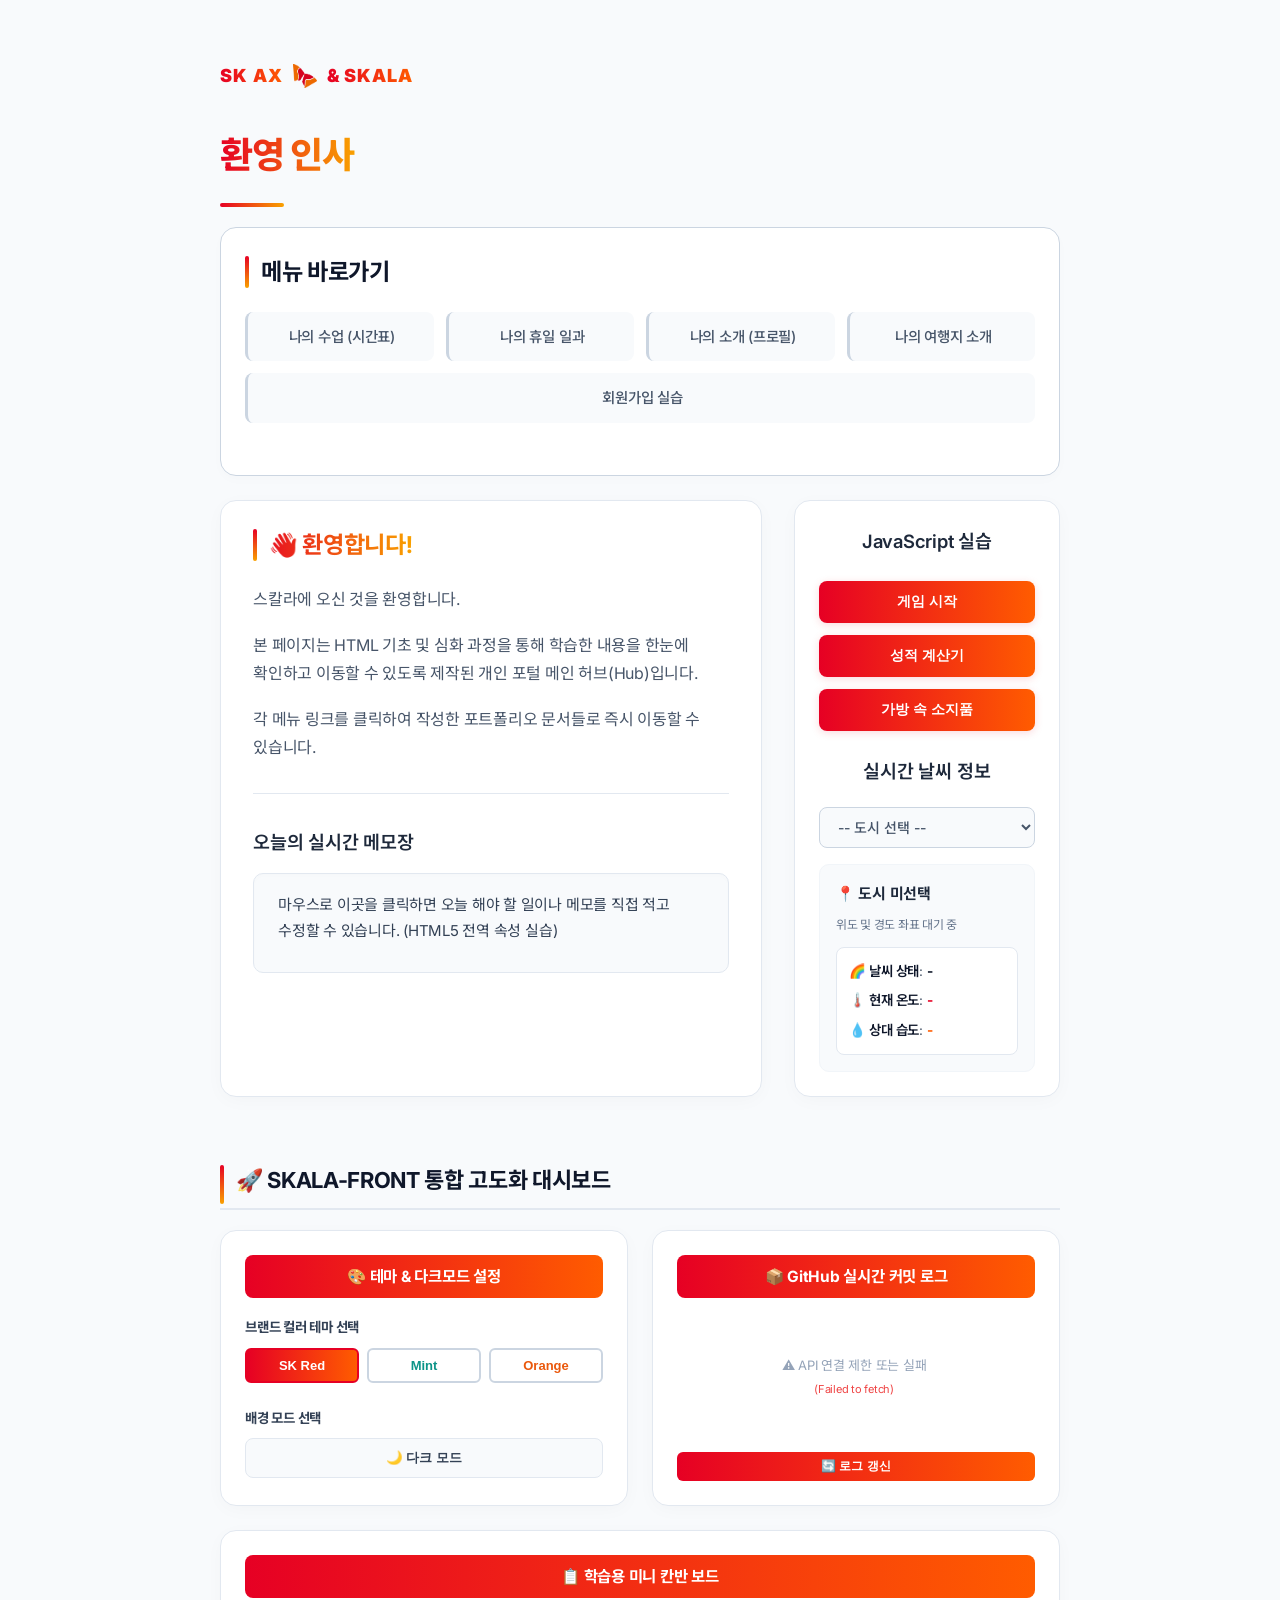
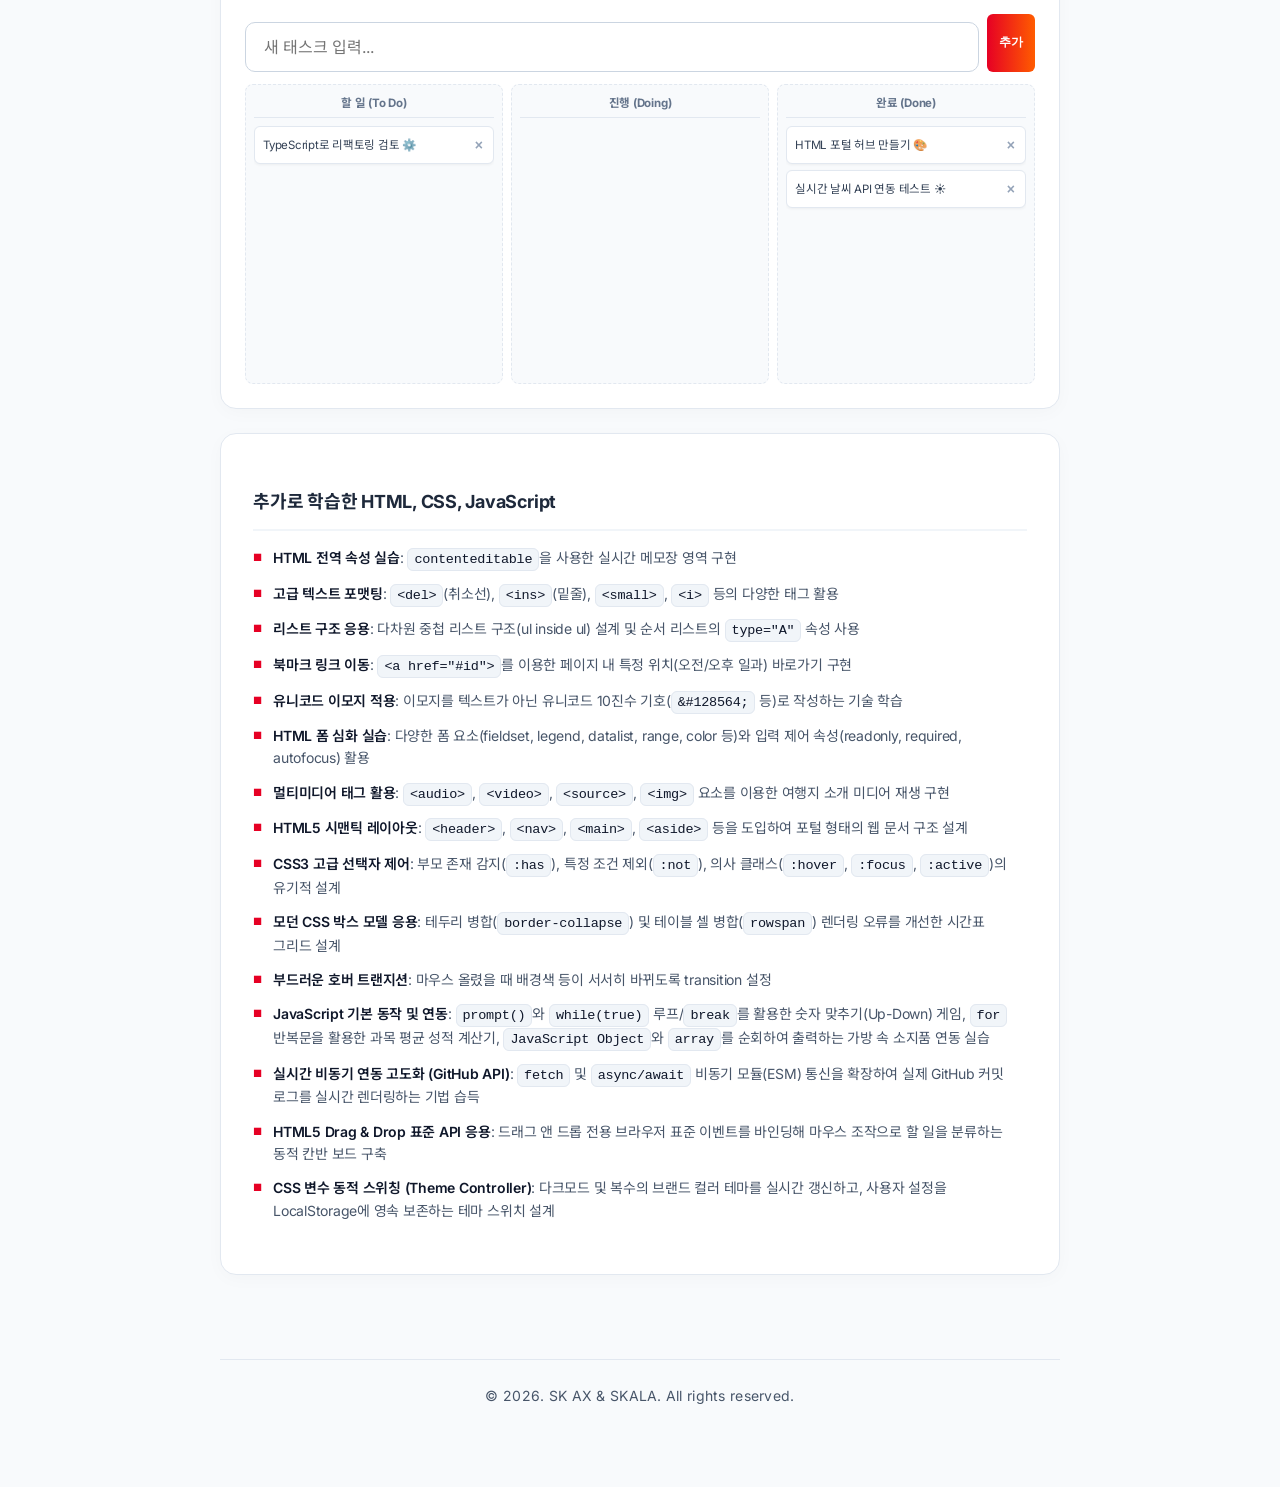
<file: html/index.html>
<!DOCTYPE html>
<html lang="ko">
<head>
  <meta charset="UTF-8">
  <meta name="viewport" content="width=device-width, initial-scale=1.0">
  <title>Welcome SKALA</title>
  <link rel="stylesheet" href="../css/style.css?v=20260719-01">
  <script src="../script/themeLoader.js"></script>
  <script src="../script/unDown.js"></script>
  <script src="../script/grade.js"></script>
  <script src="../script/bag.js"></script>
  <script type="module" src="../script/realtimeInfo.js"></script>
  <script type="module" src="../script/advancedDashboard.js"></script>
</head>
<body>
  <div class="container">
    <div class="brand-logo">
      <span class="brand-text-ax">SK AX</span>
      <img src="./sk_logo.png" alt="SK Logo" width="24" height="24" style="vertical-align: middle;">
      <span class="brand-text-skala">&amp; SKALA</span>
    </div>

  <header>
    <h1>환영 인사</h1>
  </header>

  <nav>
    <h2>메뉴 바로가기</h2>
    <ul>
      <li><a href="myClass.html" title="나의 수업 시간표 보기">나의 수업 (시간표)</a></li>
      <li><a href="myHoliday.html" title="나의 휴일 일과 보기">나의 휴일 일과</a></li>
      <li><a href="myProfile.html" title="나의 소개 프로필 보기">나의 소개 (프로필)</a></li>
      <li><a href="myTrip.html" title="나의 여행지 소개 보기">나의 여행지 소개</a></li>
      <li><a href="signUp.html" title="회원가입 페이지로 이동">회원가입 실습</a></li>
    </ul>
  </nav>

  <!-- 본문이랑 사이드바 영역 -->
  <div class="content-layout">
    <!-- 메인 영역 -->
    <main>
      <h2>👋 환영합니다!</h2>
      <p>스칼라에 오신 것을 환영합니다.</p>
      <p>본 페이지는 HTML 기초 및 심화 과정을 통해 학습한 내용을 한눈에 확인하고 이동할 수 있도록 제작된 개인 포털 메인 허브(Hub)입니다.</p>
      <p>각 메뉴 링크를 클릭하여 작성한 포트폴리오 문서들로 즉시 이동할 수 있습니다.</p>

      <hr>

      <!-- 실습 메모장 -->
      <h3>오늘의 실시간 메모장</h3>
      <div contenteditable="true">
        마우스로 이곳을 클릭하면 오늘 해야 할 일이나 메모를 직접 적고 수정할 수 있습니다. (HTML5 전역 속성 실습)
      </div>
    </main>

    <!-- 사이드바 부가 기술 소개 -->
    <aside>
      <h3>JavaScript 실습</h3>
      <button onclick="startGame()">게임 시작</button>
      <button onclick="calculateGrade()">성적 계산기</button>
      <button onclick="showMyBag()">가방 속 소지품</button>

      <!-- 실시간 날씨 위젯 -->
      <div class="weather-widget">
        <h3 style="margin-top: 24px;">실시간 날씨 정보</h3>
        <select id="city-select" class="weather-select">
          <option value="">-- 도시 선택 --</option>
          <option value="current">📍 내 현재 위치 (GPS)</option>
          <option value="seoul">서울 (대한민국)</option>
          <option value="busan">부산 (대한민국)</option>
          <option value="jeju">제주 (대한민국)</option>
          <option value="tokyo">도쿄 (일본)</option>
          <option value="london">런던 (영국)</option>
          <option value="paris">파리 (프랑스)</option>
          <option value="newyork">뉴욕 (미국)</option>
          <option value="sydney">시드니 (호주)</option>
          <option value="hamilton">해밀턴 (뉴질랜드)</option>
          <option value="danang">다낭 (베트남)</option>
          <option value="hongkong">홍콩 (중국)</option>
        </select>
        
        <div id="weather-box">
          <!-- 1. 로딩 표시 영역 (기본 숨김) -->
          <div id="weather-loading" class="weather-loading-container">
            <div class="spinner"></div>
            <p>실시간 날씨 로딩 중... ⏳</p>
          </div>

          <!-- 2. 실제 날씨 표시 영역 -->
          <div id="weather-display" class="weather-display-container">
            <div class="weather-info">
              <h4 id="weather-city-name">📍 도시 미선택</h4>
              <p class="coordinates" id="weather-coordinates">위도 및 경도 좌표 대기 중</p>
              <div class="weather-metrics">
                <p>🌈 <strong>날씨 상태</strong>: <span class="state" id="weather-state">-</span></p>
                <p>🌡️ <strong>현재 온도</strong>: <span class="temp" id="weather-temp">-</span></p>
                <p>💧 <strong>상대 습도</strong>: <span class="humidity" id="weather-humidity">-</span></p>
              </div>
            </div>
          </div>
        </div>
      </div>
    </aside>
  </div>

  <!-- 💡 고도화 기능 3종 대시보드 영역 -->
  <section class="advanced-dashboard-section">
    <h2>🚀 SKALA-FRONT 통합 고도화 대시보드</h2>
    <div class="advanced-grid">
      <!-- [기능 1] 실시간 테마 / 다크모드 컨트롤러 -->
      <div class="advanced-card">
        <h3>🎨 테마 & 다크모드 설정</h3>
        <div class="theme-controller-widget">
          <div class="theme-row">
            <span>브랜드 컬러 테마 선택</span>
            <div class="theme-btn-group">
              <button class="theme-btn" data-theme="sk-red">SK Red</button>
              <button class="theme-btn" data-theme="mint">Mint</button>
              <button class="theme-btn" data-theme="orange">Orange</button>
            </div>
          </div>
          <div class="theme-row" style="margin-top: 8px;">
            <span>배경 모드 선택</span>
            <button id="dark-mode-toggle" class="theme-toggle-btn">🌙 다크 모드</button>
          </div>
        </div>
      </div>

      <!-- [기능 2] GitHub 실시간 커밋 로그 위젯 -->
      <div class="advanced-card">
        <h3>📦 GitHub 실시간 커밋 로그</h3>
        <div class="commit-widget">
          <div id="commit-list" class="commit-container">
            <!-- JS 비동기 호출을 통해 커밋 정보가 렌더링됩니다. -->
          </div>
          <button id="refresh-commits-btn" class="kanban-btn" style="margin-top: 12px; width: 100%;">🔄 로그 갱신</button>
        </div>
      </div>
    </div>

    <!-- [기능 3] HTML5 Drag & Drop 칸반 보드 (가로 100% 독립 행으로 배치) -->
    <div class="advanced-card" style="margin-top: 24px;">
      <h3>📋 학습용 미니 칸반 보드</h3>
      <div class="kanban-widget">
        <div class="kanban-input-group">
          <input type="text" id="new-task-input" class="kanban-input" placeholder="새 태스크 입력..." maxlength="25">
          <button id="add-task-btn" class="kanban-btn">추가</button>
        </div>
        <div class="kanban-columns">
          <div class="kanban-col">
            <h4>할 일 (To Do)</h4>
            <div id="todo-list" class="kanban-list"></div>
          </div>
          <div class="kanban-col">
            <h4>진행 (Doing)</h4>
            <div id="doing-list" class="kanban-list"></div>
          </div>
          <div class="kanban-col">
            <h4>완료 (Done)</h4>
            <div id="done-list" class="kanban-list"></div>
          </div>
        </div>
      </div>
    </div>
  </section>

  <!-- 하단 추가 학습 내용 영역 (가로 전체 너비 확보 및 불균형 레이아웃 해소) -->
  <section class="additional-learning">
    <h3>추가로 학습한 HTML, CSS, JavaScript</h3>
    <ul>
      <li><strong>HTML 전역 속성 실습</strong>: <code>contenteditable</code>을 사용한 실시간 메모장 영역 구현</li>
      <li><strong>고급 텍스트 포맷팅</strong>: <code>&lt;del&gt;</code>(취소선), <code>&lt;ins&gt;</code>(밑줄), <code>&lt;small&gt;</code>, <code>&lt;i&gt;</code> 등의 다양한 태그 활용</li>
      <li><strong>리스트 구조 응용</strong>: 다차원 중첩 리스트 구조(ul inside ul) 설계 및 순서 리스트의 <code>type="A"</code> 속성 사용</li>
      <li><strong>북마크 링크 이동</strong>: <code>&lt;a href="#id"&gt;</code>를 이용한 페이지 내 특정 위치(오전/오후 일과) 바로가기 구현</li>
      <li><strong>유니코드 이모지 적용</strong>: 이모지를 텍스트가 아닌 유니코드 10진수 기호(<code>&amp;#128564;</code> 등)로 작성하는 기술 학습</li>
      <li><strong>HTML 폼 심화 실습</strong>: 다양한 폼 요소(fieldset, legend, datalist, range, color 등)와 입력 제어 속성(readonly, required, autofocus) 활용</li>
      <li><strong>멀티미디어 태그 활용</strong>: <code>&lt;audio&gt;</code>, <code>&lt;video&gt;</code>, <code>&lt;source&gt;</code>, <code>&lt;img&gt;</code> 요소를 이용한 여행지 소개 미디어 재생 구현</li>
      <li><strong>HTML5 시맨틱 레이아웃</strong>: <code>&lt;header&gt;</code>, <code>&lt;nav&gt;</code>, <code>&lt;main&gt;</code>, <code>&lt;aside&gt;</code> 등을 도입하여 포털 형태의 웹 문서 구조 설계</li>
      <li><strong>CSS3 고급 선택자 제어</strong>: 부모 존재 감지(<code>:has</code>), 특정 조건 제외(<code>:not</code>), 의사 클래스(<code>:hover</code>, <code>:focus</code>, <code>:active</code>)의 유기적 설계</li>
      <li><strong>모던 CSS 박스 모델 응용</strong>: 테두리 병합(<code>border-collapse</code>) 및 테이블 셀 병합(<code>rowspan</code>) 렌더링 오류를 개선한 시간표 그리드 설계</li>
      <li><strong>부드러운 호버 트랜지션</strong>: 마우스 올렸을 때 배경색 등이 서서히 바뀌도록 transition 설정</li>
      <li><strong>JavaScript 기본 동작 및 연동</strong>: <code>prompt()</code>와 <code>while(true)</code> 루프/<code>break</code>를 활용한 숫자 맞추기(Up-Down) 게임, <code>for</code> 반복문을 활용한 과목 평균 성적 계산기, <code>JavaScript Object</code>와 <code>array</code>를 순회하여 출력하는 가방 속 소지품 연동 실습</li>
      <li><strong>실시간 비동기 연동 고도화 (GitHub API)</strong>: <code>fetch</code> 및 <code>async/await</code> 비동기 모듈(ESM) 통신을 확장하여 실제 GitHub 커밋 로그를 실시간 렌더링하는 기법 습득</li>
      <li><strong>HTML5 Drag & Drop 표준 API 응용</strong>: 드래그 앤 드롭 전용 브라우저 표준 이벤트를 바인딩해 마우스 조작으로 할 일을 분류하는 동적 칸반 보드 구축</li>
      <li><strong>CSS 변수 동적 스위칭 (Theme Controller)</strong>: 다크모드 및 복수의 브랜드 컬러 테마를 실시간 갱신하고, 사용자 설정을 LocalStorage에 영속 보존하는 테마 스위치 설계</li>
    </ul>
  </section>

  <!-- 하단 푸터 -->
  <footer>
    <p>© 2026. SK AX &amp; SKALA. All rights reserved.</p>
  </footer>

  </div>
</body>
</html>
</file>
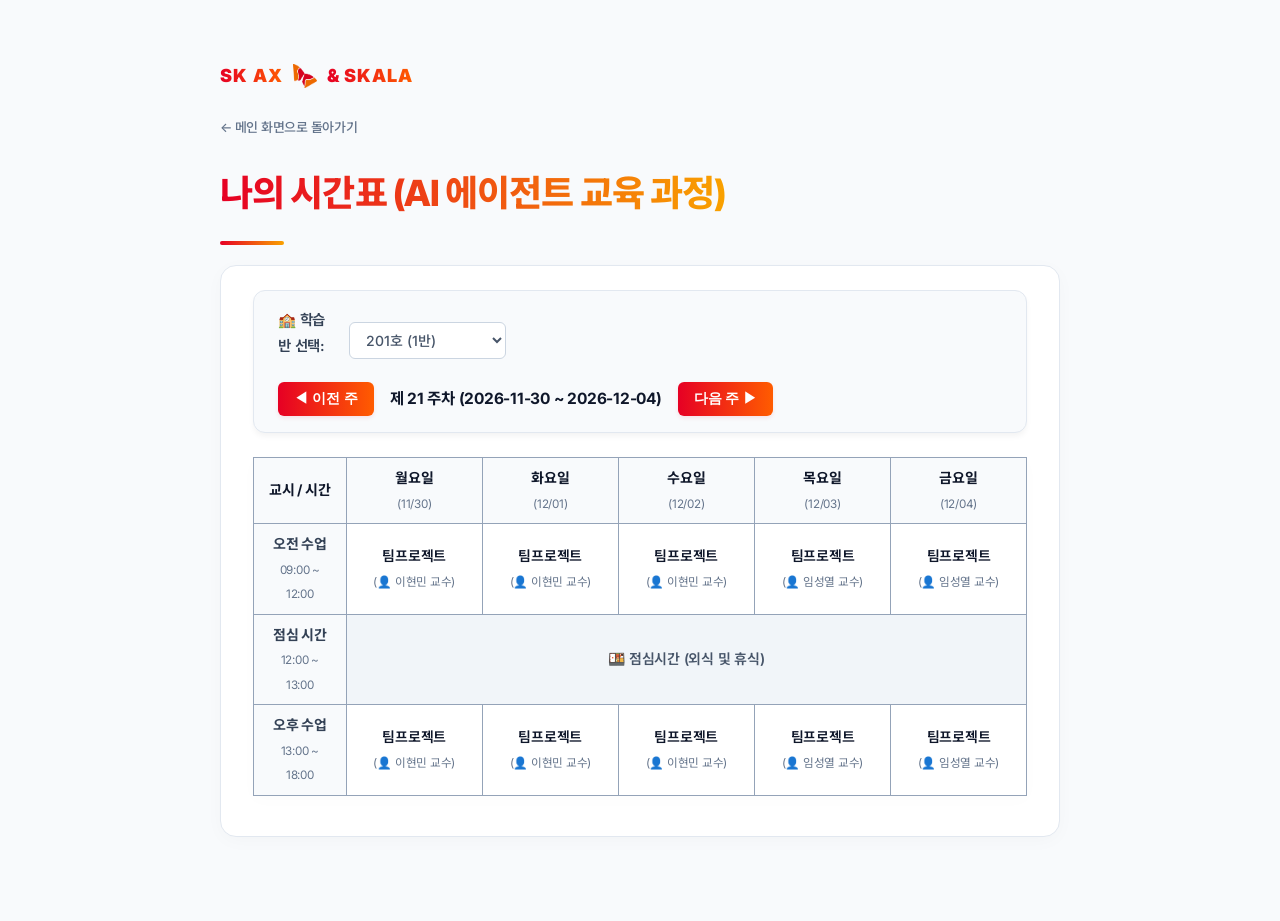
<file: html/myClass.html>
<!DOCTYPE html>
<html lang="ko">
<head>
  <meta charset="UTF-8">
  <meta name="viewport" content="width=device-width, initial-scale=1.0">
  <title>나의 시간표</title>
  <link rel="stylesheet" href="../css/style.css?v=20260719-01">
  <script src="../script/themeLoader.js"></script>
  <!-- 💡 Excel 데이터 연동 가변 시간표 렌더링 모듈 -->
  <script type="module" src="../script/renderSchedule.js"></script>
</head>
<body>
  <div class="container">
    <div class="brand-logo">
      <span class="brand-text-ax">SK AX</span>
      <img src="./sk_logo.png" alt="SK Logo" width="24" height="24" style="vertical-align: middle;">
      <span class="brand-text-skala">&amp; SKALA</span>
    </div>
    <a href="index.html" class="back-link">← 메인 화면으로 돌아가기</a>
    
    <header>
      <h1>나의 시간표 (AI 에이전트 교육 과정)</h1>
    </header>

    <main>
      <!-- 💡 주차 선택 네비게이션 및 반 선택 드롭다운 컨트롤 배치 -->
      <div class="schedule-controls">
        <div class="control-group">
          <label for="class-select">🏫 학습 반 선택: </label>
          <select id="class-select" class="class-dropdown">
            <option value="1반">201호 (1반)</option>
            <option value="2반">202호 (2반)</option>
            <option value="3반">204호 (3반)</option>
            <option value="4반">205호 (4반)</option>
          </select>
        </div>
        
        <div class="navigation-group">
          <button id="prev-week-btn" class="nav-btn">◀ 이전 주</button>
          <span id="week-label" class="week-label-text">제 1 주차</span>
          <button id="next-week-btn" class="nav-btn">다음 주 ▶</button>
        </div>
      </div>

      <!-- 동적으로 랜더링되는 시간표 테이블 -->
      <table border="1" width="100%" cellpadding="10" cellspacing="0">
        <thead>
          <tr id="schedule-table-header">
            <th>교시 / 시간</th>
            <th>월요일</th>
            <th>화요일</th>
            <th>수요일</th>
            <th>목요일</th>
            <th>금요일</th>
          </tr>
        </thead>
        <tbody id="schedule-table-body">
          <!-- JS 모듈을 통해 주차별 날짜에 맞춰 동적으로 삽입됩니다. -->
        </tbody>
      </table>
    </main>
  </div>
</body>
</html>
</file>
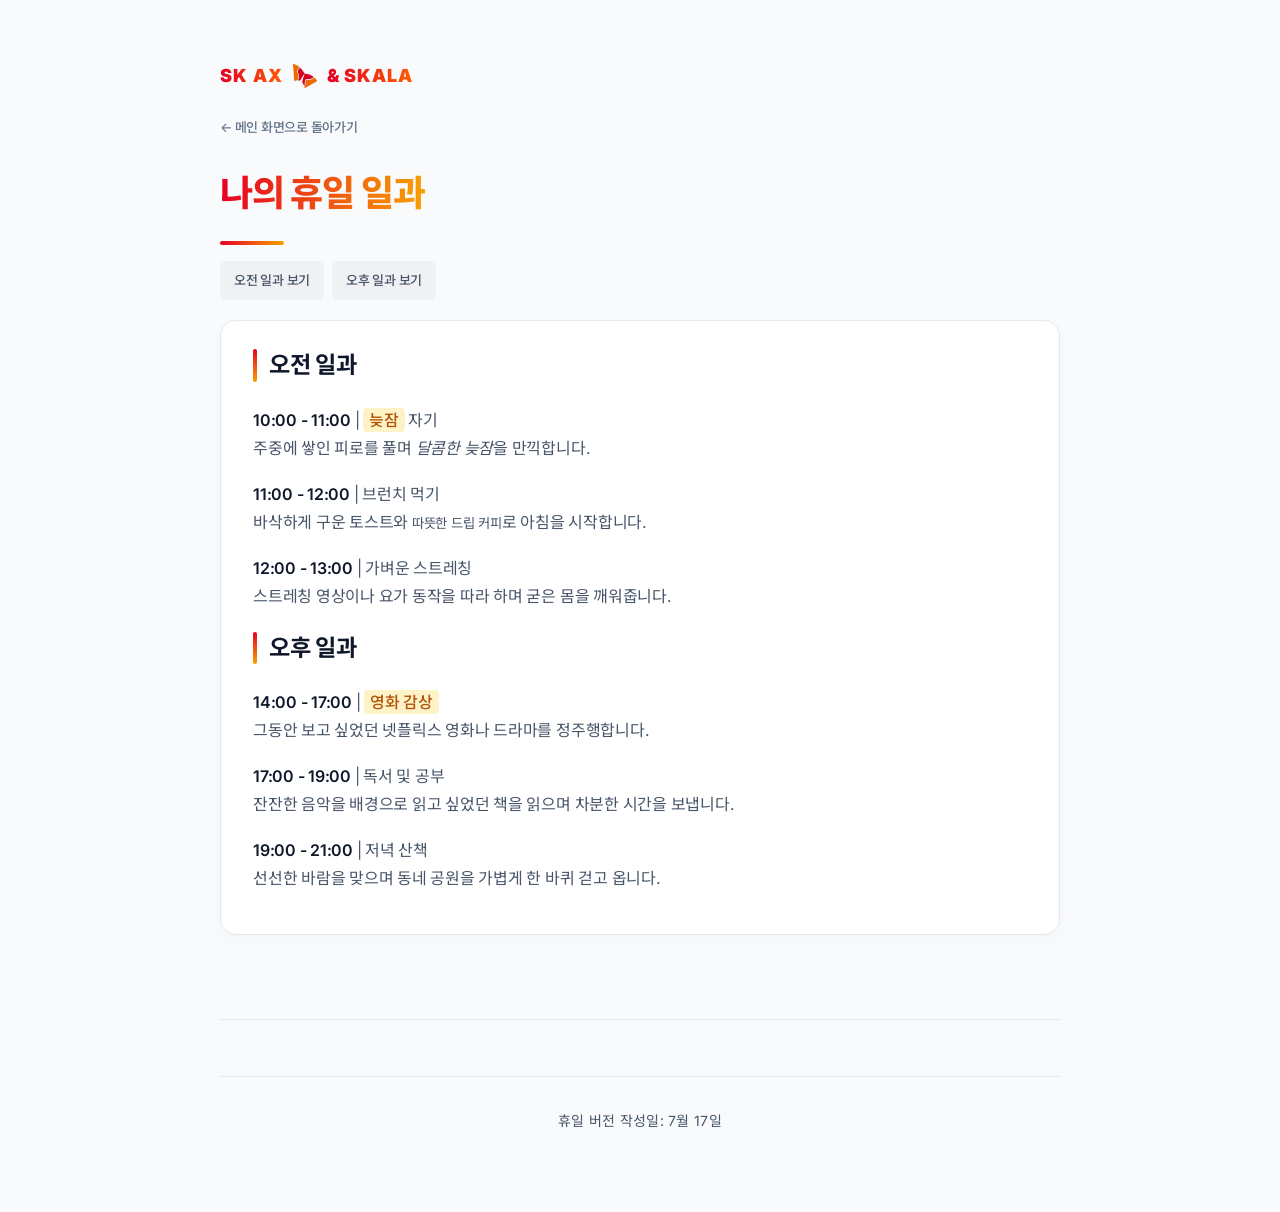
<file: html/myHoliday.html>
<!DOCTYPE html>
<html lang="ko">
<head>
  <meta charset="UTF-8">
  <meta name="viewport" content="width=device-width, initial-scale=1.0">
  <title>나의 휴일 일과</title>
  <link rel="stylesheet" href="../css/style.css?v=20260719-01">
  <script src="../script/themeLoader.js"></script>
</head>
<body>
  <div class="container">
    <div class="brand-logo">
      <span class="brand-text-ax">SK AX</span>
      <img src="./sk_logo.png" alt="SK Logo" width="24" height="24" style="vertical-align: middle;">
      <span class="brand-text-skala">&amp; SKALA</span>
    </div>
    <a href="index.html" class="back-link">← 메인 화면으로 돌아가기</a>
  <!-- 상단 헤더 영역 -->
  <header>
    <h1>나의 휴일 일과</h1>
    <!-- 페이지 내 이동 앵커 링크 -->
    <nav>
      <a href="#morning">오전 일과 보기</a>
      <a href="#afternoon">오후 일과 보기</a>
    </nav>
  </header>
  
  <!-- 본문 일정 영역 -->
  <main>
    <!-- 오전 일정 -->
    <section id="morning">
      <h2>오전 일과</h2>
      <p>
        <strong>10:00 - 11:00</strong> | <mark>늦잠</mark> 자기 <br>
        주중에 쌓인 피로를 풀며 <i>달콤한 늦잠</i>을 만끽합니다.
      </p>
      <p>
        <strong>11:00 - 12:00</strong> | 브런치 먹기 <br>
        바삭하게 구운 토스트와 <small>따뜻한 드립 커피</small>로 아침을 시작합니다.
      </p>
      <p>
        <strong>12:00 - 13:00</strong> | 가벼운 스트레칭 <br>
        스트레칭 영상이나 요가 동작을 따라 하며 굳은 몸을 깨워줍니다.
      </p>
    </section>

    <section id="afternoon">
      <h2>오후 일과</h2>
      <p>
        <strong>14:00 - 17:00</strong> | <mark>영화 감상</mark> <br>
        그동안 보고 싶었던 넷플릭스 영화나 드라마를 정주행합니다.
      </p>
      <p>
        <strong>17:00 - 19:00</strong> | 독서 및 공부 <br>
        잔잔한 음악을 배경으로 읽고 싶었던 책을 읽으며 차분한 시간을 보냅니다.
      </p>
      <p>
        <strong>19:00 - 21:00</strong> | 저녁 산책 <br>
        선선한 바람을 맞으며 동네 공원을 가볍게 한 바퀴 걷고 옵니다.
      </p>
    </section>
  </main>

  <footer>
    <hr>
    <p>휴일 버전 작성일: 7월 17일</p>
  </footer>
  </div>
</body>
</html>
</file>
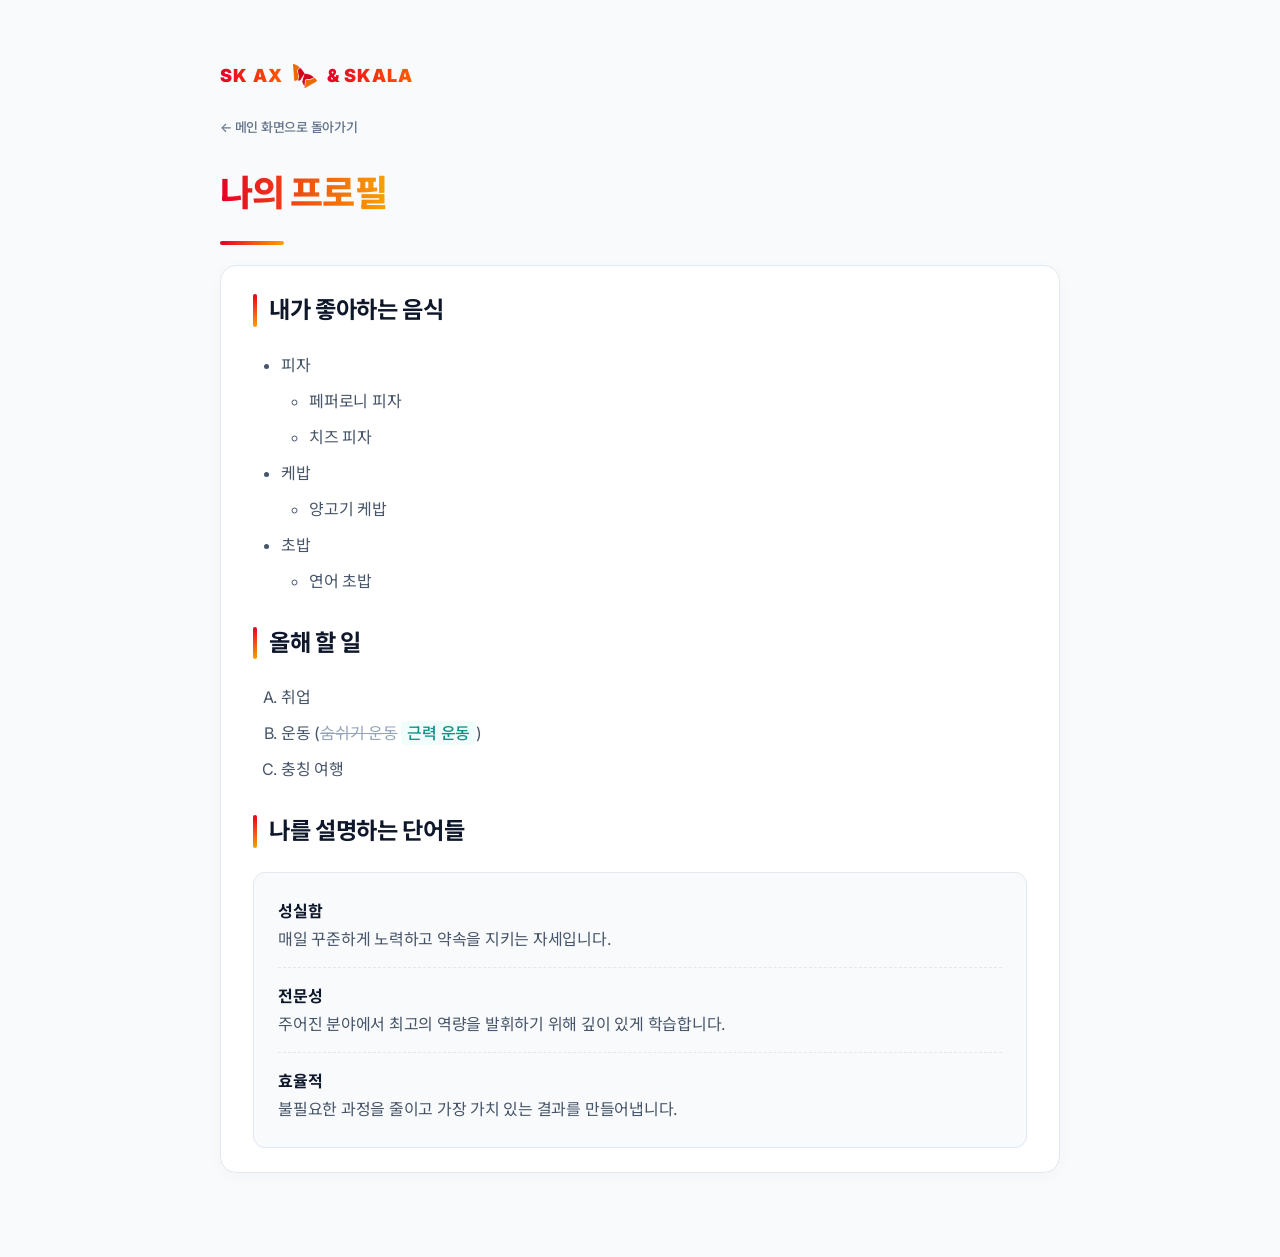
<file: html/myProfile.html>
<!DOCTYPE html>
<html lang="ko">
<head>
  <meta charset="UTF-8">
  <meta name="viewport" content="width=device-width, initial-scale=1.0">
  <title>나의 소개</title>
  <link rel="stylesheet" href="../css/style.css?v=20260719-01">
  <script src="../script/themeLoader.js"></script>
</head>
<body>
  <div class="container">
    <div class="brand-logo">
      <span class="brand-text-ax">SK AX</span>
      <img src="./sk_logo.png" alt="SK Logo" width="24" height="24" style="vertical-align: middle;">
      <span class="brand-text-skala">&amp; SKALA</span>
    </div>
    <a href="index.html" class="back-link">← 메인 화면으로 돌아가기</a>
  <header>
    <h1>나의 프로필</h1>
  </header>
  
  <!-- 자기소개 본문 영역 -->
  <main>
    <!-- 좋아하는 음식 목록 -->
    <section>
      <h2>내가 좋아하는 음식</h2>
      <ul>
        <li data-food="pizza">피자
          <ul>
            <li>페퍼로니 피자</li>
            <li>치즈 피자</li>
          </ul>
        </li>
        <li data-food="kebab">케밥
          <ul>
            <li>양고기 케밥</li>
          </ul>
        </li>
        <li data-food="sushi">초밥
          <ul>
            <li>연어 초밥</li>
          </ul>
        </li>
      </ul>
    </section>

    <section>
      <h2>올해 할 일</h2>
      <ol type="A">
        <li>취업</li>
        <li>운동 (<del>숨쉬기 운동</del> <ins>근력 운동</ins>)</li>
        <li>충칭 여행</li>
      </ol>
    </section>

    <section>
      <h2>나를 설명하는 단어들</h2>
      <dl>
        <dt title="성실한 태도">성실함</dt>
        <dd>매일 꾸준하게 노력하고 약속을 지키는 자세입니다.</dd>
        <dt title="업무 역량">전문성</dt>
        <dd>주어진 분야에서 최고의 역량을 발휘하기 위해 깊이 있게 학습합니다.</dd>
        <dt title="스마트한 일처리">효율적</dt>
        <dd>불필요한 과정을 줄이고 가장 가치 있는 결과를 만들어냅니다.</dd>
      </dl>
    </section>
  </main>

  
  </div>
</body>
</html>
</file>
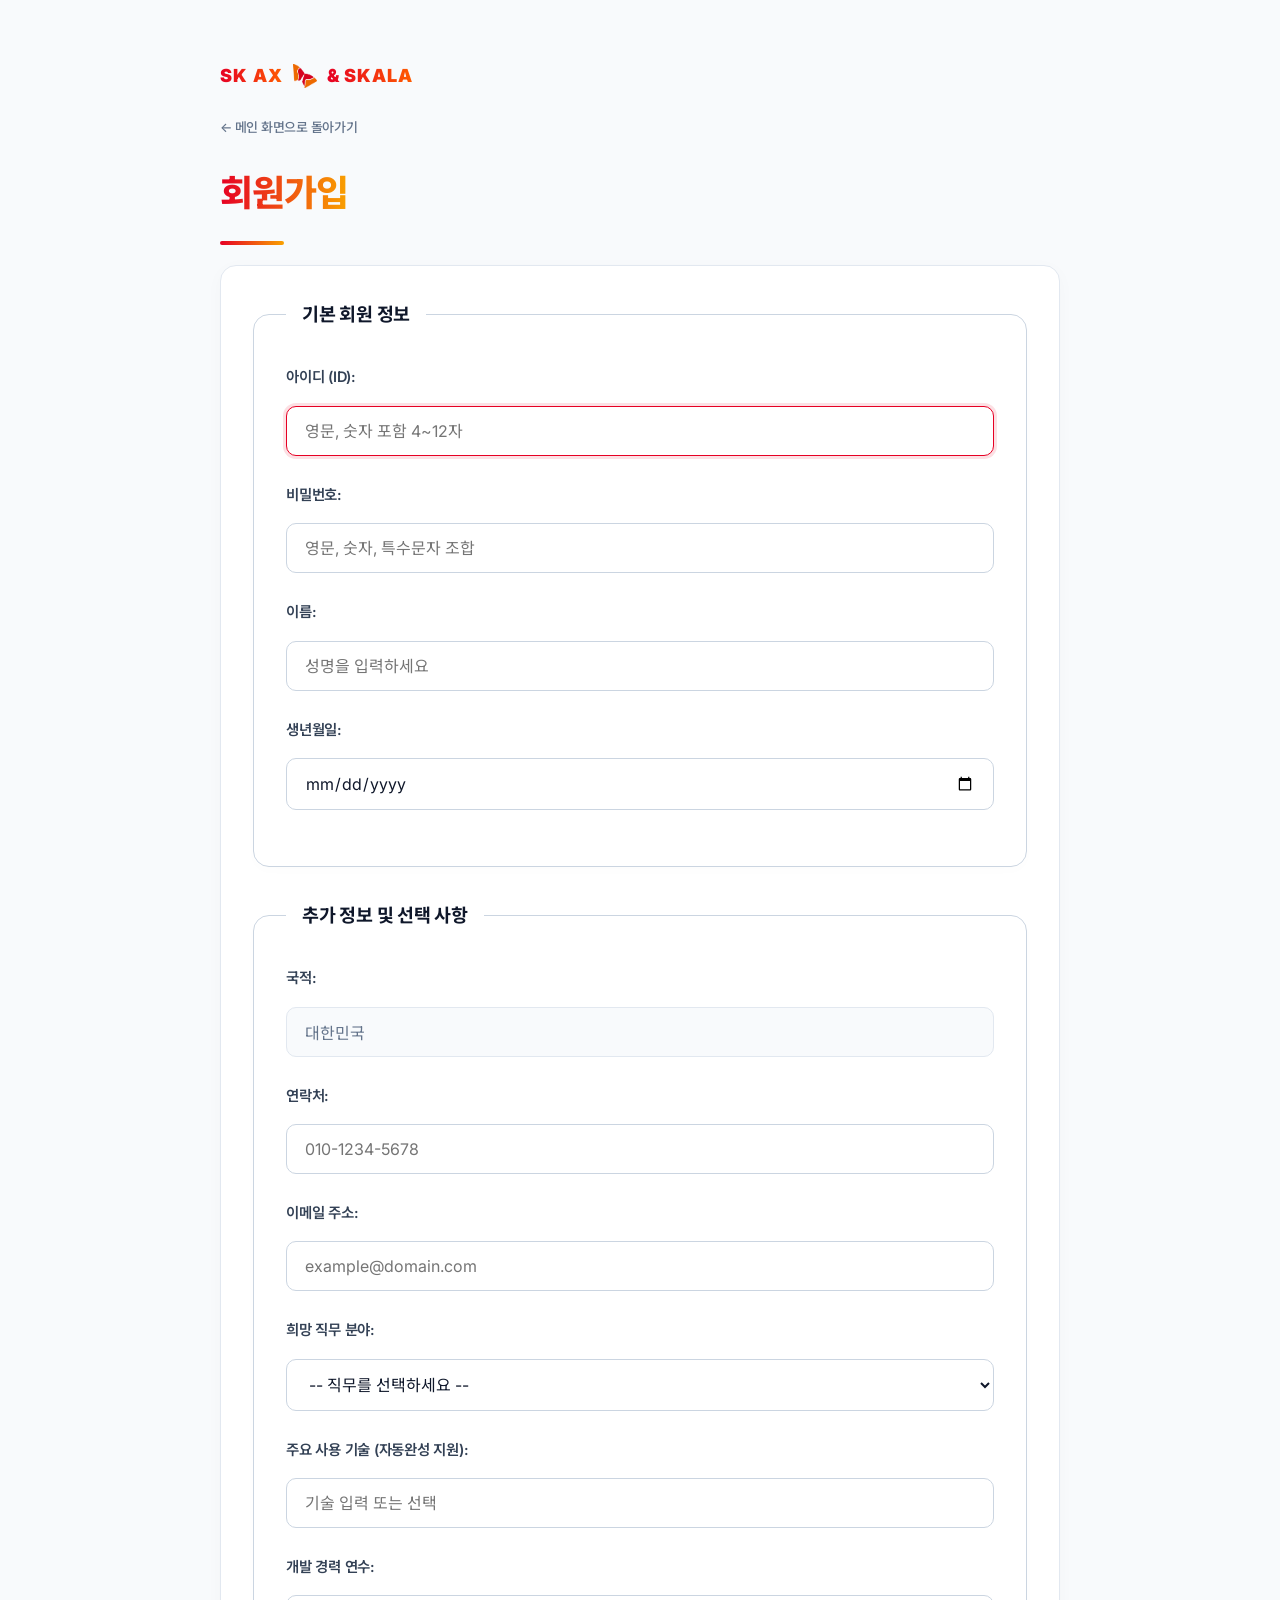
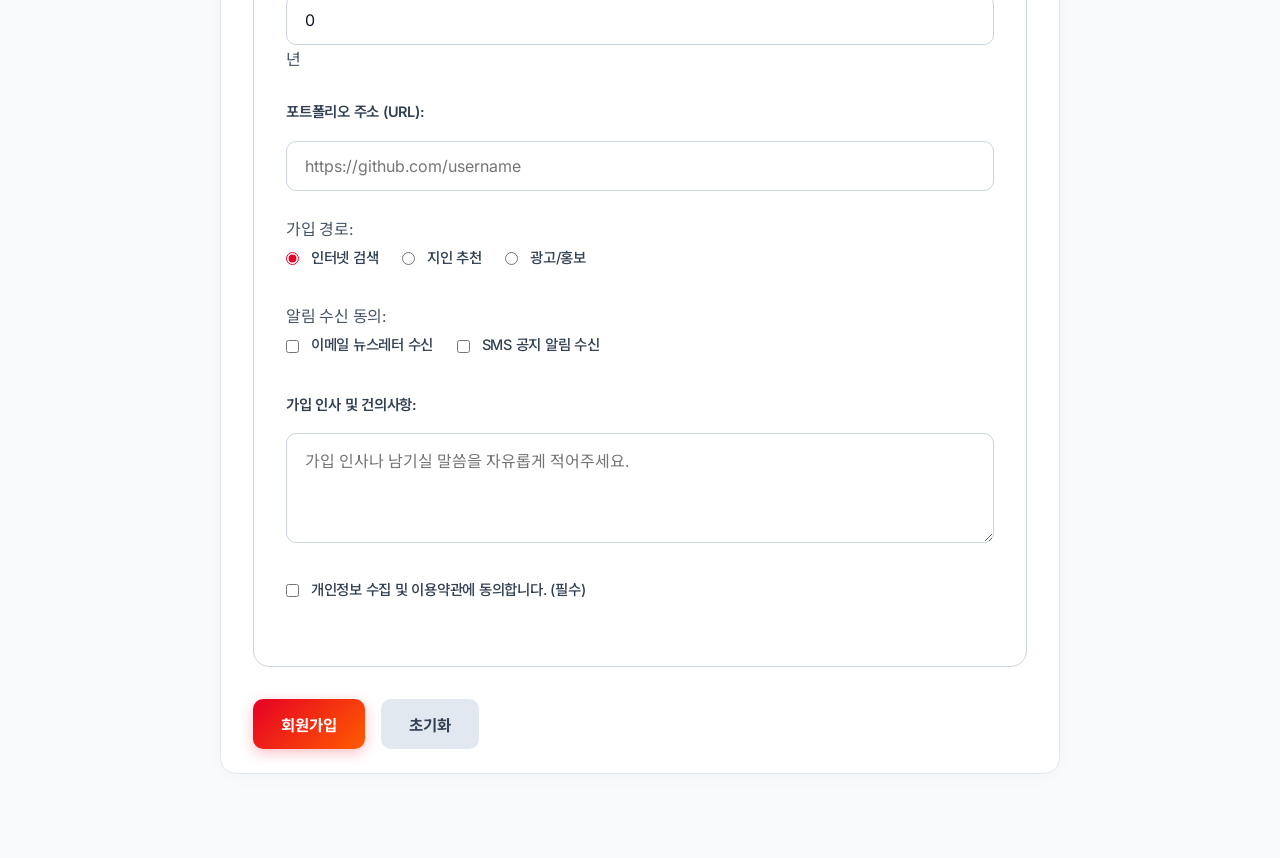
<file: html/signUp.html>
<!DOCTYPE html>
<html lang="ko">
<head>
  <meta charset="UTF-8">
  <meta name="viewport" content="width=device-width, initial-scale=1.0">
  <title>회원가입</title>
  <link rel="stylesheet" href="../css/style.css?v=20260719-01">
  <script src="../script/themeLoader.js"></script>
</head>
<body>
  <div class="container">
    <div class="brand-logo">
      <span class="brand-text-ax">SK AX</span>
      <img src="./sk_logo.png" alt="SK Logo" width="24" height="24" style="vertical-align: middle;">
      <span class="brand-text-skala">&amp; SKALA</span>
    </div>
    <a href="index.html" class="back-link">← 메인 화면으로 돌아가기</a>
  <header>
    <h1>회원가입</h1>
  </header>

  <!-- 회원가입 폼 전송 설정 (GET 방식) -->
  <main>
    <form action="signUpResult.html" method="get">
      <!-- 계정 및 기본 정보 입력 영역 -->
      <fieldset>
        <!-- 필드 그룹 제목 -->
        <legend>기본 회원 정보</legend>
        
        <p>
          <label for="userId">아이디 (ID):</label><br>
          <input type="text" id="userId" name="userId" placeholder="영문, 숫자 포함 4~12자" maxlength="12" autofocus required>
        </p>
        
        <p>
          <label for="userPw">비밀번호:</label><br>
          <input type="password" id="userPw" name="userPw" placeholder="영문, 숫자, 특수문자 조합" required>
        </p>

        <p>
          <label for="userName">이름:</label><br>
          <input type="text" id="userName" name="userName" placeholder="성명을 입력하세요" required>
        </p>

        <p>
          <label for="birthDate">생년월일:</label><br>
          <input type="date" id="birthDate" name="birthDate" required>
        </p>
      </fieldset>
      
      <fieldset>
        <legend>추가 정보 및 선택 사항</legend>

        <p>
          <label for="nationality">국적:</label><br>
          <input type="text" id="nationality" name="nationality" value="대한민국" readonly>
        </p>

        <p>
          <label for="userPhone">연락처:</label><br>
          <input type="tel" id="userPhone" name="userPhone" placeholder="010-1234-5678" pattern="[0-9]{3}-[0-9]{4}-[0-9]{4}" required>
        </p>

        <p>
          <label for="userEmail">이메일 주소:</label><br>
          <input type="email" id="userEmail" name="userEmail" placeholder="example@domain.com" required>
        </p>

        <p>
          <label for="jobRole">희망 직무 분야:</label><br>
          <select id="jobRole" name="jobRole" required>
            <option value="">-- 직무를 선택하세요 --</option>
            <option value="frontend">프론트엔드 개발자</option>
            <option value="backend">백엔드 개발자</option>
            <option value="fullstack">풀스택 개발자</option>
            <option value="pm">프로젝트 매니저 (PM)</option>
          </select>
        </p>

        <p>
          <label for="techStack">주요 사용 기술 (자동완성 지원):</label><br>
          <input type="text" id="techStack" name="techStack" list="techList" placeholder="기술 입력 또는 선택">
          <datalist id="techList">
            <option value="HTML5"></option>
            <option value="CSS3"></option>
            <option value="JavaScript"></option>
            <option value="Python"></option>
            <option value="React"></option>
          </datalist>
        </p>

        <p>
          <label for="experience">개발 경력 연수:</label><br>
          <input type="number" id="experience" name="experience" min="0" max="50" step="1" value="0"> 년
        </p>

        <p>
          <label for="portfolio">포트폴리오 주소 (URL):</label><br>
          <input type="url" id="portfolio" name="portfolio" placeholder="https://github.com/username">
        </p>

        <p>
          가입 경로:<br>
          <label><input type="radio" name="referral" value="search" checked> 인터넷 검색</label>
          <label><input type="radio" name="referral" value="friend"> 지인 추천</label>
          <label><input type="radio" name="referral" value="ad"> 광고/홍보</label>
        </p>

        <p>
          알림 수신 동의:<br>
          <label><input type="checkbox" name="newsletter" value="email"> 이메일 뉴스레터 수신</label>
          <label><input type="checkbox" name="smsAlert" value="sms"> SMS 공지 알림 수신</label>
        </p>

        <p>
          <label for="remarks">가입 인사 및 건의사항:</label><br>
          <textarea id="remarks" name="remarks" rows="4" cols="50" placeholder="가입 인사나 남기실 말씀을 자유롭게 적어주세요."></textarea>
        </p>

        <p>
          <label><input type="checkbox" name="agree" value="yes" required> 개인정보 수집 및 이용약관에 동의합니다. (필수)</label>
        </p>
      </fieldset>
      
      <input type="submit" value="회원가입">
      <input type="reset" value="초기화">
    </form>
  </main>

  
  </div>
</body>
</html>
</file>
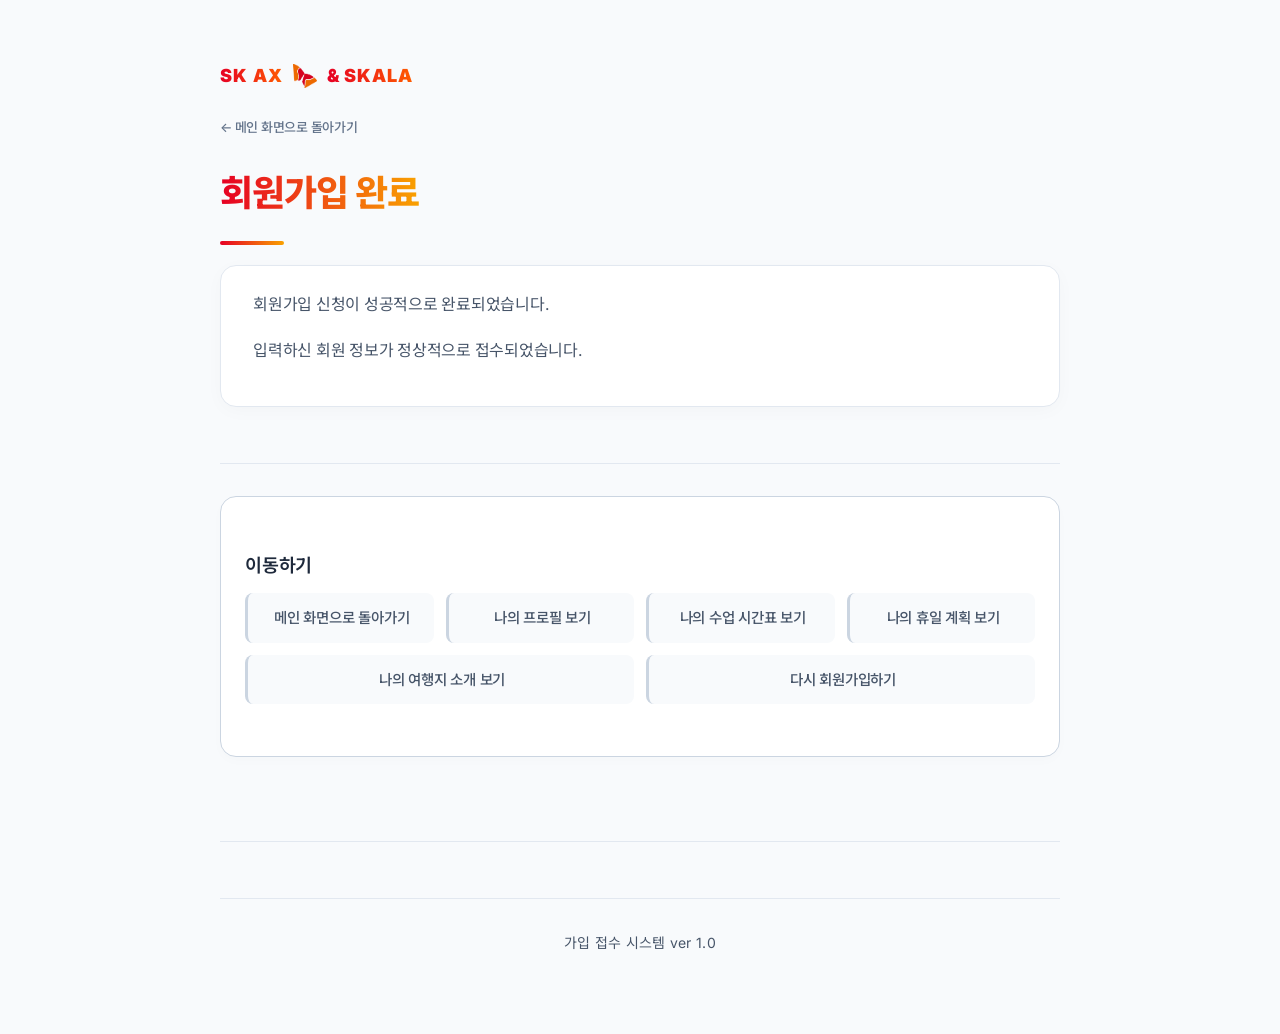
<file: html/signUpResult.html>
<!DOCTYPE html>
<html lang="ko">
<head>
  <meta charset="UTF-8">
  <meta name="viewport" content="width=device-width, initial-scale=1.0">
  <title>회원가입 결과</title>
  <link rel="stylesheet" href="../css/style.css?v=20260719-01">
  <script src="../script/themeLoader.js"></script>
</head>
<body>
  <div class="container">
    <div class="brand-logo">
      <span class="brand-text-ax">SK AX</span>
      <img src="./sk_logo.png" alt="SK Logo" width="24" height="24" style="vertical-align: middle;">
      <span class="brand-text-skala">&amp; SKALA</span>
    </div>
    <a href="index.html" class="back-link">← 메인 화면으로 돌아가기</a>
  <header>
    <h1>회원가입 완료</h1>
  </header>

  <!-- 가입 완료 메시지 영역 -->
  <main>
    <p>회원가입 신청이 성공적으로 완료되었습니다.</p>
    <p>입력하신 회원 정보가 정상적으로 접수되었습니다.</p>
  </main>

  <hr>
  
  <nav>
    <h3>이동하기</h3>
    <ul>
      <li><a href="index.html">메인 화면으로 돌아가기</a></li>
      <li><a href="myProfile.html">나의 프로필 보기</a></li>
      <li><a href="myClass.html">나의 수업 시간표 보기</a></li>
      <li><a href="myHoliday.html">나의 휴일 계획 보기</a></li>
      <li><a href="myTrip.html">나의 여행지 소개 보기</a></li>
      <li><a href="signUp.html">다시 회원가입하기</a></li>
    </ul>
  </nav>

  <footer>
    <hr>
    <p>가입 접수 시스템 ver 1.0</p>
  </footer>
  </div>
</body>
</html>
</file>
<file: css/style.css>
/* --- SKALA-FRONT 공통 스타일시트 (실습용) --- */

/* --- 1. 구글 웹폰트 불러오기 및 기본 글꼴 적용 --- */
/* 영문 Inter, 한글 Noto Sans KR을 섞어 쓰기 위해 가져옴 */
@import url('https://fonts.googleapis.com/css2?family=Inter:wght@300;400;500;600;700;800&family=Noto+Sans+KR:wght@300;400;500;700;900&display=swap');

* {
  box-sizing: border-box;
  margin: 0;
  padding: 0;
}

/* 모든 링크랑 버튼에 1초 동안 부드럽게 호버 효과가 들어가도록 트랜지션 처리 */
a, button, input[type="submit"], input[type="reset"] {
  transition: background-color 1s ease-in-out, color 1s ease-in-out, border-color 1s ease-in-out, box-shadow 1s ease-in-out, transform 1s ease-in-out;
}

/* --- 2. 기본 문서 환경 및 정렬 (가운데 정렬 설정) --- */
html {
  height: 100%;
}
body {
  font-family: 'Inter', 'Noto Sans KR', -apple-system, BlinkMacSystemFont, "Segoe UI", Roboto, sans-serif;
  background-color: #f8fafc; /* 바탕은 약간 밝은 회색 톤으로 설정 */
  color: #334155;            /* 본문 글자색은 너무 검지 않은 짙은 회색으로 설정 */
  line-height: 1.75;
  letter-spacing: -0.015em;
  font-size: 16px;
  word-break: keep-all;
  min-height: 100vh; /* 화면 높이 전체를 꽉 채우도록 보장 */
}

/* 과제 9 (미션 2): 모든 콘텐츠를 감싸고 가운데 정렬하는 컨테이너 스타일 정의 */
.container {
  width: 100%;
  max-width: 1000px; /* 페이지 폭이 늘어나도 1000px로 고정되어 정돈되어 보이게 설정 */
  margin: 0 auto;    /* 화면 정중앙 배치 */
  padding: 60px 80px; /* 모니터가 커도 너무 빽빽해 보이지 않게 좌우 패딩을 넓게 줌 */
  display: flex;
  flex-direction: column;
}

/* --- 3. 공통 콘텐츠 레이아웃 카드 구성 (main, aside 등) --- */
header {
  display: flex;
  flex-direction: column;
  align-items: flex-start;
  margin-bottom: 20px; /* 제목 밑에 불필요하게 넓은 여백을 줄임 */
}

main {
  background-color: #ffffff;
  padding: 24px 32px; /* 시간표나 본문이 답답해 보이지 않도록 내부 패딩 조절 */
  border-radius: 16px;
  border: 1px solid #e2e8f0;
  box-shadow: 0 4px 20px -2px rgba(15, 23, 42, 0.03);
  margin-bottom: 24px;
}

aside {
  background-color: #ffffff;
  padding: 24px; /* 사이드바의 좁은 폭을 고려하여 좌우 패딩 최적화 */
  border-radius: 16px;
  border: 1px solid #e2e8f0; /* main과 동일한 부드러운 테두리선 */
  margin-bottom: 24px;
  font-size: 14.5px;
  box-shadow: 0 4px 20px -2px rgba(15, 23, 42, 0.03); /* main과 동일한 부드러운 그림자 */
  
  /* 데스크톱에서 main 높이에 맞춰 늘어날 때 내부 콘텐츠를 수직 중앙 정렬 */
  display: flex;
  flex-direction: column;
  justify-content: center;
}

aside h3 {
  margin-top: 0; /* flex 중앙 정렬 오차 방지를 위해 위쪽 마진 초기화 */
  text-align: center;
}

/* --- SK AX 스타일의 JavaScript 실습 버튼 정의 --- */
aside button {
  display: block;
  width: 100%;
  padding: 12px 16px;
  margin-top: 12px;
  background: linear-gradient(90deg, #E60024, #FF5C00); /* SK AX 그라데이션 적용 */
  color: #ffffff;
  border: none;
  border-radius: 8px;
  font-size: 14px;
  font-weight: 700;
  cursor: pointer;
  box-shadow: 0 2px 8px rgba(230, 0, 36, 0.15);
  transition: all 0.3s cubic-bezier(0.16, 1, 0.3, 1);
  text-align: center;
}

aside button:hover {
  transform: translateY(-2px); /* 호버 시 위로 약간 들리는 효과 */
  box-shadow: 0 6px 16px rgba(230, 0, 36, 0.25);
  filter: brightness(1.08);
}

aside button:active {
  transform: translateY(0); /* 클릭했을 때 꾹 눌리는 물리 효과 */
}

/* --- 실시간 날씨 위젯 스타일링 --- */
.weather-widget {
  width: 100%;
  display: flex;
  flex-direction: column;
}

.weather-select {
  width: 100%;
  padding: 10px 14px;
  border-radius: 8px;
  border: 1px solid #cbd5e1;
  background-color: #f8fafc;
  color: #475569;
  font-size: 14px;
  font-weight: 500;
  margin-top: 8px;
  outline: none;
  cursor: pointer;
  transition: all 0.3s ease;
}

.weather-select:focus {
  border-color: #E60024; /* SK Red 색상 적용 */
  box-shadow: 0 0 0 3px rgba(230, 0, 36, 0.1);
}

#weather-box {
  margin-top: 16px;
  background-color: #f8fafc;
  border-radius: 10px;
  padding: 16px;
  font-size: 13.5px;
  border: 1px solid #f1f5f9;
  min-height: 100px;
  display: flex;
  flex-direction: column;
  justify-content: center;
  align-items: center;
  text-align: center;
}

#weather-box .placeholder-msg {
  color: #94a3b8;
  font-style: italic;
  margin: 0;
}

#weather-box .weather-info {
  width: 100%;
  text-align: left;
}

#weather-box .weather-info h4 {
  font-size: 15px;
  font-weight: 700;
  color: #1e293b;
  margin-top: 0;
  margin-bottom: 6px;
}

#weather-box .weather-info .coordinates {
  font-size: 12px;
  color: #64748b;
  margin-bottom: 12px;
}

#weather-box .weather-info .loading {
  color: #E60024;
  font-weight: 600;
  text-align: center;
  margin: 12px 0;
  animation: pulse 1.5s infinite ease-in-out;
}

#weather-box .weather-metrics {
  background-color: #ffffff;
  padding: 12px;
  border-radius: 8px;
  border: 1px solid #e2e8f0;
}

#weather-box .weather-metrics p {
  margin-bottom: 6px;
  color: #475569;
  font-size: 13.5px;
}

#weather-box .weather-metrics p:last-child {
  margin-bottom: 0;
}

#weather-box .weather-metrics .state {
  color: #0f172a; /* 상태는 어두운 Charcoal 색상 */
  font-weight: 700;
}

#weather-box .weather-metrics .temp {
  color: #E60024; /* 온도는 SK Red */
  font-weight: 700;
}

#weather-box .weather-metrics .humidity {
  color: #FF5C00; /* 습도는 SK Orange */
  font-weight: 700;
}

@keyframes pulse {
  0%, 100% { opacity: 0.6; }
  50% { opacity: 1; }
}

/* --- 로딩 스피너 및 컨테이너 스타일 --- */
.weather-loading-container {
  display: none; /* 기본 숨김 */
  flex-direction: column;
  justify-content: center;
  align-items: center;
  width: 100%;
  height: 100%;
  min-height: 140px;
}

.spinner {
  width: 30px;
  height: 30px;
  border: 3px solid rgba(230, 0, 36, 0.1);
  border-radius: 50%;
  border-top-color: #E60024; /* SK Red */
  animation: spin 1s linear infinite;
  margin-bottom: 12px;
}

.weather-loading-container p {
  color: #64748b;
  font-size: 13px;
  font-weight: 500;
  margin: 0;
  animation: pulse 1.5s infinite ease-in-out;
}

@keyframes spin {
  to { transform: rotate(360deg); }
}

/* 페이드인 전환 효과 */
.weather-display-container {
  width: 100%;
  animation: fadeIn 0.4s ease-out;
}

@keyframes fadeIn {
  from { opacity: 0; transform: translateY(4px); }
  to { opacity: 1; transform: translateY(0); }
}

aside ul {
  list-style: none; /* 리스트 앞에 동그라미 기호 없앰 */
  padding-left: 0;
  margin-top: 16px;
}

aside li {
  position: relative;
  padding-left: 20px;
  margin-bottom: 12px;
  color: #475569;
  font-size: 14px;
  line-height: 1.6;
}

aside li:last-child {
  margin-bottom: 0;
}

/* 리스트 글머리표를 사각형(■) 모양으로 직접 지정 */
aside li::before {
  content: '■'; 
  position: absolute;
  left: 0;
  top: 2px;
  color: #E60024; /* SK 테마 색상인 빨간색으로 사각형 지정 */
  font-size: 8px;
}

footer {
  margin-top: 60px;
  padding-top: 24px;
  border-top: 1px solid #e2e8f0;
  color: #64748b;
  font-size: 14px;
  text-align: center;
  letter-spacing: 0.02em;
}

hr {
  border: 0;
  height: 1px;
  background-color: #e2e8f0;
  margin: 32px 0;
}

/* --- 4. 제목 및 로고 스타일링 (SK 그라데이션 적용) --- */
.brand-logo {
  display: flex;
  align-items: center;
  gap: 10px;
  margin-bottom: 32px;
}

.brand-logo .brand-text-ax,
.brand-logo .brand-text-skala {
  font-size: 18px;
  font-weight: 900;
  letter-spacing: 0.05em;
  background: linear-gradient(90deg, #E60024, #FF5C00); /* 로고 텍스트에 SK 그라데이션 색상 적용 */
  -webkit-background-clip: text;
  -webkit-text-fill-color: transparent;
}

/* 로고 나비 이미지는 일반 이미지 스타일(그림자 등)이 들어가지 않도록 리셋 */
.brand-logo img {
  width: 24px !important;
  height: 24px !important;
  border: none !important;
  border-radius: 0 !important;
  box-shadow: none !important;
  margin: 0 !important;
}

/* 뒤로가기 링크 스타일 */
.back-link {
  display: inline-flex;
  align-items: center;
  font-size: 13px;
  color: #64748b;
  font-weight: 500;
  text-decoration: none;
  margin-top: -8px;
  margin-bottom: 24px;
  transition: all 0.2s cubic-bezier(0.16, 1, 0.3, 1);
}

.back-link:hover {
  color: #E60024; /* 호버 시 SK Red로 강조 */
  transform: translateX(-3px); /* 호버 시 왼쪽으로 살짝 이동하는 효과 */
  text-decoration: none;
}

/* 타이틀 로딩 시 서서히 나타나는 효과 */
@keyframes headerFadeIn {
  from {
    opacity: 0;
    transform: translateY(-12px);
  }
  to {
    opacity: 1;
    transform: translateY(0);
  }
}

h1 {
  font-size: 2.25rem;
  font-weight: 800;
  background: linear-gradient(90deg, #E60024, #F9A100); /* 대제목 글자에 SK 그라데이션 색상 적용 */
  -webkit-background-clip: text;
  -webkit-text-fill-color: transparent;
  display: inline-block;
  letter-spacing: -0.025em;
  position: relative;
  padding-bottom: 20px;
  margin-bottom: 12px; /* H1 밑에 큰 마진을 줄여 좁게 맞춤 */
  animation: headerFadeIn 2.5s cubic-bezier(0.16, 1, 0.3, 1) both; /* 페이지 열 때 2.5초간 서서히 글자가 나타나게 설정 */
}

/* 제목 밑에 불필요한 마진 제거 */
header h1:last-child {
  margin-bottom: 0;
}

/* 제목 아래 밑줄 효과 적용 */
h1::after {
  content: '';
  position: absolute;
  bottom: 0;
  left: 0;
  width: 64px;
  height: 4px;
  background: linear-gradient(90deg, #E60024, #F9A100);
  border-radius: 2px;
}

h2 {
  font-size: 1.45rem;
  font-weight: 700;
  color: #0f172a;
  letter-spacing: -0.015em;
  margin-top: 40px;
  margin-bottom: 20px;
  padding-left: 16px;
  position: relative;
}

/* 상자 내부의 첫 번째 h2는 위쪽 마진을 없앰 */
h2:first-of-type {
  margin-top: 0 !important;
}

/* 소제목 왼쪽 세로줄 그라데이션 효과 */
h2::before {
  content: '';
  position: absolute;
  left: 0;
  top: 4px;
  bottom: 4px;
  width: 4px;
  background: linear-gradient(180deg, #E60024, #F9A100);
  border-radius: 2px;
}

/* 메인화면 환영 인사 제목에 그라데이션 폰트 적용 */
.container:has(> nav) main h2:first-of-type {
  background: linear-gradient(90deg, #E60024, #F9A100);
  -webkit-background-clip: text;
  -webkit-text-fill-color: transparent;
  display: inline-block;
}

h3 {
  font-size: 1.15rem;
  font-weight: 600;
  color: #1e293b;
  margin-top: 28px;
  margin-bottom: 12px;
}

/* --- 5. 본문 서식 및 강조 요소 꾸미기 --- */
p {
  margin-bottom: 18px;
  color: #475569;
}

strong {
  color: #0f172a;
  font-weight: 600;
}

mark {
  background-color: #fef3c7; /* - 중요 키워드 백그라운드 마킹 */
  color: #b45309;
  padding: 2px 6px;
  border-radius: 4px;
  font-weight: 500;
}

del {
  color: #94a3b8;
  text-decoration: line-through;
}

ins {
  color: #0d9488; /* - 취소선 및 신규 추가 단어 강조 */
  text-decoration: none;
  font-weight: 500;
  background-color: #f0fdfa;
  padding: 2px 6px;
  border-radius: 4px;
}

code {
  font-family: Menlo, Monaco, Consolas, "Courier New", monospace;
  background-color: #f1f5f9;
  color: #0f172a;
  padding: 3px 6px;
  border-radius: 6px;
  font-size: 13.5px;
  border: 1px solid #e2e8f0;
}

/* --- 6. 링크 및 메뉴 네비게이션 (SK 레드 호버 인터랙션) --- */
a {
  color: #475569;
  text-decoration: none;
  font-weight: 500;
  transition: all 0.4s cubic-bezier(0.16, 1, 0.3, 1); /* - 마우스 호버 시 쫀득하고 부드러운 화면 전환 효과 */
}

a:hover {
  color: #E60024; /* - 마우스 올렸을 때 SK 브랜드 레드 컬러 변경 */
  text-decoration: underline;
  text-underline-offset: 4px;
}

/* - 네비게이션용 라운드 박스 설정 */
nav {
  background-color: #ffffff;
  padding: 24px;
  border-radius: 16px;
  border: 1px solid #cbd5e1; /* - 조금 더 선명한 테두리로 강조 */
  margin-bottom: 24px;
  box-shadow: 0 4px 12px rgba(15, 23, 42, 0.015);
}

nav ul {
  list-style: none;
  display: flex; /* - 바로가기 버튼들을 가로로 정렬하기 위해 Flexbox 장착 */
  gap: 12px;
  flex-wrap: wrap; /* - 해상도가 낮아지면 자동으로 아래로 흐르도록 감쌈 */
  padding-left: 0;
}

nav li {
  margin-bottom: 0;
  flex: 1; /* - 가로 폭을 균등하게 채우도록 확장 */
  min-width: 150px;
}

nav a {
  display: block;
  padding: 12px 14px;
  border-radius: 8px;
  font-size: 14.5px;
  color: #475569;
  font-weight: 500;
  background-color: #f8fafc; /* - 배경색을 더 연하고 투명감 있는 회색(#f8fafc)으로 낮추어 한결 가볍게 표현 */
  border-left: 3px solid #cbd5e1; /* - 왼쪽 세로축에 은은한 그레이 가이드 바 장착 (!important 제거로 부드러운 전환 보장) */
  border-top: none;
  border-right: none;
  border-bottom: none;
  text-align: center; /* - 가로 칩 형태이므로 글자를 가운데 정렬 */
  padding-left: 16px;
  transition: all 1s cubic-bezier(0.16, 1, 0.3, 1); /* - 1초 동안 아주 느리고 스무스하게 배경/글자 페이드아웃 적용 */
}

/* 호버 시 배경색 변경 및 가이드 바 강조 */
nav a:hover {
  background-color: #fff1f2; /* 은은한 연한 빨간색 배경 적용 */
  color: #E60024;            /* 글자색을 SK Red로 변경 */
  border-left-color: #E60024; /* 왼쪽 테두리선 강조 */
  padding-left: 20px;        /* 오른쪽으로 살짝 밀리는 효과 */
  text-decoration: none;
}

/* 상단 헤더의 내부 링크 내비게이션 스타일 */
header nav {
  background: transparent;
  border: none;
  padding: 0;
  box-shadow: none;
  margin-top: 4px; /* 아래쪽 마진 조절 */
  margin-bottom: 0;
  display: flex;
  flex-wrap: wrap;
  gap: 8px;
}

header nav a {
  display: inline-block;
  padding: 8px 14px;
  background-color: rgba(15, 23, 42, 0.035); /* 배경을 반투명 회색으로 설정 */
  border: none !important;    /* 기본 보더선 제거 */
  border-radius: 6px;        /* 모서리를 둥글게 깎음 */
  font-size: 13px;
  color: #475569;
  font-weight: 500;
  transition: all 1s cubic-bezier(0.16, 1, 0.3, 1); /* 호버 효과가 1초 동안 천천히 들어가도록 변경 */
}

header nav a:hover {
  background-color: #E60024; /* 호버 시 빨간색 배경 채움 */
  color: #ffffff;            /* 글자를 흰색으로 변경 */
  border-color: #E60024;
  box-shadow: 0 4px 12px rgba(230, 0, 36, 0.2); /* 호버 시 미세한 그림자 추가 */
  transform: translateY(-1.5px); /* 호버 시 위로 약간 올라가게 함 */
  text-decoration: none;
}

/* --- 7. 리스트 서식 스타일링 (상세 설명 상자 포함) --- */
ul, ol {
  margin-bottom: 28px;
  padding-left: 28px;
}

li {
  margin-bottom: 8px;
  color: #475569;
}

li > ul, li > ol {
  margin-top: 8px;
  margin-bottom: 8px;
}

dl {
  background-color: #f8fafc;
  padding: 24px;
  border-radius: 12px;
  border: 1px solid #e2e8f0;
}

dt {
  font-weight: 700;
  color: #0f172a;
  margin-top: 14px;
}

dt:first-child {
  margin-top: 0;
}

dd {
  color: #475569;
  margin-left: 0;
  margin-bottom: 14px;
  padding-bottom: 14px;
  border-bottom: 1px dashed #e2e8f0;
}

dd:last-child {
  margin-bottom: 0;
  padding-bottom: 0;
  border-bottom: none;
}

/* --- 8. 강의 시간표 디자인 (Table) --- */
table {
  width: 100% !important;
  border-collapse: collapse !important;
  margin: 16px 0; /* 테이블 위아래 마진 조절 */
  background-color: #ffffff;
  border: 1px solid #94a3b8 !important; /* 시간표 테두리를 깔끔하게 처리하기 위해 1px solid 적용 */
  box-shadow: 0 4px 16px rgba(15, 23, 42, 0.015);
}

th, td {
  padding: 8px 12px !important; /* 테이블 안의 여백을 좁혀서 전체 높이를 슬림하게 조절 */
  border: 1px solid #94a3b8 !important; /* 격자 구분선 선명하게 설정 */
  font-size: 14px;
  text-align: center;
  transition: all 0.2s ease; /* 마우스 올렸을 때 부드럽게 색상이 바뀌도록 트랜지션 적용 */
}

th {
  background-color: #f8fafc;
  color: #0f172a;
  font-weight: 700;
}

/* 시간표 각 셀(수업 이름) 마우스 호버 효과 */
tbody td:not(:first-child):not([colspan]):hover {
  background-color: #fff1f2; /* 마우스가 올라간 시간표 셀을 연한 분홍색으로 강조 */
  color: #E60024;            /* 글자색을 빨간색으로 변경 */
  cursor: pointer;
}

table:has(.course-python:hover) .course-python,
table:has(.course-smart-data:hover) .course-smart-data,
table:has(.course-statistics:hover) .course-statistics,
table:has(.course-prompt:hover) .course-prompt,
table:has(.course-transformer:hover) .course-transformer,
table:has(.course-project:hover) .course-project,
table:has(.course-java:hover) .course-java,
table:has(.course-msa:hover) .course-msa,
table:has(.course-sllm:hover) .course-sllm,
table:has(.course-feature:hover) .course-feature,
table:has(.course-vue:hover) .course-vue,
table:has(.course-git:hover) .course-git,
table:has(.course-web:hover) .course-web {
  background-color: #fff1f2 !important;
  color: #E60024 !important;
  cursor: pointer;
}

td[colspan="5"] {
  background-color: #f1f5f9;
  font-weight: 600;
  color: #475569;
}

/* --- 9. 회원가입 양식(Form) 스타일링 --- */
form {
  margin-top: 8px;
}

fieldset {
  border: 1px solid #cbd5e1;
  border-radius: 16px;
  padding: 32px;
  margin-bottom: 32px;
  background-color: #ffffff;
  box-shadow: 0 4px 12px rgba(15, 23, 42, 0.01);
}

legend {
  font-weight: 700;
  color: #0f172a;
  padding: 0 16px;
  font-size: 1.15rem;
}

label {
  font-weight: 600;
  color: #334155;
  display: inline-block;
  margin-bottom: 8px;
  font-size: 14.5px;
}

form p {
  margin-bottom: 24px;
}

input[type="text"],
input[type="password"],
input[type="email"],
input[type="tel"],
input[type="url"],
input[type="number"],
input[type="date"],
select,
textarea {
  width: 100%;
  padding: 14px 18px;
  border: 1px solid #cbd5e1;
  border-radius: 10px;
  background-color: #ffffff;
  color: #0f172a;
  font-family: inherit;
  font-size: 16px;
  margin-top: 8px;
  transition: all 0.4s cubic-bezier(0.16, 1, 0.3, 1);
  box-sizing: border-box;
}

/* 입력 필드를 클릭(포커스)했을 때 빨간색 테두리와 그림자 효과 지정 */
input:focus,
select:focus,
textarea:focus {
  outline: none;
  border-color: #E60024;
  box-shadow: 0 0 0 3px rgba(230, 0, 36, 0.12);
}

input[readonly] {
  background-color: #f8fafc;
  color: #64748b;
  cursor: not-allowed;
  border-color: #e2e8f0;
}

input[type="radio"],
input[type="checkbox"] {
  width: auto;
  margin-right: 8px;
  margin-top: 0;
  vertical-align: middle;
  cursor: pointer;
  accent-color: #E60024;
}

label:has(input[type="radio"]),
label:has(input[type="checkbox"]) {
  font-weight: 500;
  margin-right: 20px;
  cursor: pointer;
}

/* 제출(가입하기) 및 초기화 버튼 공통 스타일 */
input[type="submit"],
input[type="reset"] {
  padding: 14px 28px;
  border-radius: 10px;
  border: none;
  font-weight: 700;
  font-family: inherit;
  font-size: 15.5px;
  cursor: pointer;
  transition: all 1s cubic-bezier(0.16, 1, 0.3, 1);
}

input[type="submit"] {
  background: linear-gradient(135deg, #E60024, #FF5C00); /* 배경을 SK 레드-오렌지 그라데이션 색상으로 지정 */
  color: #ffffff;
  box-shadow: 0 4px 14px rgba(230, 0, 36, 0.25);
  filter: brightness(1); /* 필터 효과 기본값 설정 */
  transition: filter 1s cubic-bezier(0.16, 1, 0.3, 1), transform 1s cubic-bezier(0.16, 1, 0.3, 1), box-shadow 1s cubic-bezier(0.16, 1, 0.3, 1);
}

input[type="submit"]:hover {
  filter: brightness(1.15); /* 마우스 올렸을 때 버튼이 부드럽게 약간 밝아지도록 조절 */
  box-shadow: 0 6px 20px rgba(230, 0, 36, 0.35);
  transform: translateY(-1px);
}

input[type="submit"]:active {
  transform: translateY(1px) scale(0.98);
  box-shadow: 0 2px 8px rgba(230, 0, 36, 0.15);
}

input[type="reset"] {
  background-color: #e2e8f0;
  color: #334155;
  margin-left: 12px;
}

input[type="reset"]:hover {
  background-color: #cbd5e1;
  color: #0f172a;
}

input[type="reset"]:active {
  transform: scale(0.98);
}

/* --- 10. 이미지 및 비디오 미디어 정렬 --- */
img, video {
  max-width: 100%;
  height: auto;
  border-radius: 12px;
  border: 1px solid #e2e8f0;
  box-shadow: 0 4px 16px rgba(15, 23, 42, 0.02);
}

audio {
  width: 100%;
  max-width: 400px;
  margin-top: 8px;
  margin-bottom: 16px;
  border-radius: 12px;
  outline: none;
}

/* --- 11. 실시간 메모장 카드 (contenteditable) --- */
div[contenteditable="true"] {
  background-color: #f8fafc;
  border: 1px solid #e2e8f0;
  border-radius: 10px;
  padding: 18px 24px;
  min-height: 100px;
  font-size: 15px;
  color: #334155;
  outline: none;
  transition: all 0.4s cubic-bezier(0.16, 1, 0.3, 1);
  margin-top: 14px;
  box-shadow: inset 0 2px 4px rgba(15, 23, 42, 0.01);
}

div[contenteditable="true"]:focus {
  background-color: #ffffff;
  border-color: #E60024;
  box-shadow: 0 0 0 3px rgba(230, 0, 36, 0.12);
}

/* --- 12. 여행지 단락 리뷰 카드 스타일 --- */
.trip-card {
  background-color: #f8fafc; /* 본문 배경색 위에 구분되어 보이도록 옅은 회색 배경 적용 */
  border: 1px solid #e2e8f0;
  border-radius: 24px;
  padding: 24px;
  margin: 24px 0;
  box-shadow: inset 0 1px 2px rgba(15, 23, 42, 0.01);
  transition: all 0.4s cubic-bezier(0.16, 1, 0.3, 1);
  position: relative;
}

.trip-card:hover {
  background-color: #f5f1f1; /* 호버 시 카드가 살짝 위로 가면서 배경색이 변하도록 설정 */
  transform: translateY(-2px);
  box-shadow: 0 8px 24px rgba(15, 23, 42, 0.04);
  border-color: #cbd5e1;
}

.trip-card img,
.trip-card video {
  display: block;
  width: 100%;
  height: 150px; /* 그리드 정렬이 깨지지 않게 고정 높이 지정 */
  object-fit: cover; /* 이미지 찌그러지지 않게 cover 속성 지정 */
  border-radius: 8px; /* 둥근 사각형 코너 적용 */
  margin: 16px auto 0 auto; /* 이미지 정중앙 정렬 및 상단 여백 조절 */
}

/* 여행지 날짜 표시 뱃지 스타일 */
.trip-date {
  display: inline-block;
  background-color: rgba(15, 23, 42, 0.05); /* 날짜 배경을 연한 회색으로 채워 뱃지 느낌 냄 */
  color: #475569;
  font-size: 11.5px;
  font-weight: 700;
  padding: 4px 10px;
  border-radius: 6px;
  margin-bottom: 12px;
  letter-spacing: 0.05em;
}

/* --- 11. 신규 레이아웃 미션 (Flexbox & Grid 배치) --- */

/* index.html 메인 영역이랑 사이드바 영역 가로 flex 정렬 */
.content-layout {
  display: flex;
  gap: 32px;
  align-items: stretch; /* 데스크톱에서 main과 aside의 높이가 같게 정렬 */
  margin-bottom: 24px;
}

.content-layout main {
  flex: 2.2; /* 본문 비율 조절 (약 69%) */
  margin-bottom: 0 !important;
}

.content-layout aside {
  flex: 1; /* 사이드바 비율 조절 (약 31%)로 실습 버튼 텍스트 줄바꿈 방지 */
  margin-top: 0 !important;
  margin-bottom: 0 !important;
}

/* myTrip.html 3열 바둑판 Grid 레이아웃 */
.trip-grid-container {
  display: grid !important;
  grid-template-columns: repeat(3, 1fr) !important;
  gap: 24px !important;
  background-color: transparent !important; /* 그리드 영역에 맞추기 위해 기본 본문 배경 및 테두리 초기화 */
  border: none !important;
  box-shadow: none !important;
  padding: 0 !important;
}

.trip-grid-container section {
  background-color: #ffffff;
  padding: 24px 28px;
  border-radius: 16px;
  border: 1px solid #e2e8f0;
  box-shadow: 0 4px 20px -2px rgba(15, 23, 42, 0.03);
}

.trip-grid-container .trip-card {
  margin: 16px 0 0 0 !important; /* 본문 패딩과 겹치지 않게 마진 조절 */
  border: none !important;
  padding: 0 !important;
  background-color: transparent !important;
  box-shadow: none !important;
}

.trip-grid-container .trip-card:hover {
  transform: none !important; /* 섹션 박스가 올라가는 애니메이션을 타므로 중복 효과 제거 */
}

.trip-grid-container section {
  transition: all 0.4s cubic-bezier(0.16, 1, 0.3, 1);
}

.trip-grid-container section:hover {
  background-color: #ffffff;
  transform: translateY(-4px); /* 카드 마우스 호버 시 4px 공중으로 부드럽게 상승하고 그림자 딥 모션 구현 */
  box-shadow: 0 12px 32px rgba(15, 23, 42, 0.06);
  border-color: #cbd5e1;
}

/* --- 하단 추가 학습 내용 영역 카드 스타일링 --- */
.additional-learning {
  background-color: #ffffff;
  padding: 24px 32px; /* main과 동일한 패딩으로 일치 */
  border-radius: 16px;
  border: 1px solid #e2e8f0; /* main과 동일한 부드러운 테두리선 */
  margin-bottom: 24px;
  font-size: 14.5px;
  box-shadow: 0 4px 20px -2px rgba(15, 23, 42, 0.03); /* main과 동일한 부드러운 그림자 */
}

.additional-learning h3 {
  font-size: 18px;
  font-weight: 700;
  color: #1e293b;
  border-bottom: 2px solid #f1f5f9;
  padding-bottom: 12px;
  margin-bottom: 16px;
}

.additional-learning ul {
  list-style: none;
  padding-left: 0;
  margin-top: 16px;
}

.additional-learning li {
  position: relative;
  padding-left: 20px;
  margin-bottom: 12px;
  color: #475569;
  font-size: 14px;
  line-height: 1.6;
}

.additional-learning li::before {
  content: '■';
  position: absolute;
  left: 0;
  top: 2px;
  color: #E60024; /* SK Red 색상 적용 */
  font-size: 10px;
}

/* 미션5: 스마트폰 크기 대응 (786px 이하 반응형 웹 디자인) */
@media (max-width: 786px) {
  /* 1) index.html: 본문이랑 사이드바를 세로 1줄로 정렬 */
  .content-layout {
    flex-direction: column;
    align-items: stretch; /* 모바일(1열) 시 자식 요소들이 가로 전체 너비를 채우도록 설정 */
  }

  /* 모바일(1열) 환경에서 사이드바 내부 실습 버튼들을 가로 행(Row) 정렬 */
  aside {
    flex-direction: row !important;
    flex-wrap: wrap;
    gap: 10px;
    justify-content: center;
    align-items: center;
    padding: 20px 24px !important;
  }

  aside h3 {
    width: 100%;
    text-align: center;
    margin-bottom: 4px;
  }

  aside button {
    flex: 1;
    min-width: 140px;
    margin-top: 0 !important; /* 모바일에서는 위쪽 여백 제거 */
  }

  /* 모바일(1열) 환경에서 날씨 위젯이 가로 전체를 차지하며 세로 배치되도록 설정 */
  .weather-widget {
    width: 100%;
    margin-top: 16px;
  }
  
  /* 1) index.html: 메뉴들도 세로 1줄로 배치 */
  nav ul {
    flex-direction: column;
  }
  
  nav li {
    width: 100%;
  }

  /* 2) myTrip.html: 3열 카드 배열을 1열로 조정 */
  .trip-grid-container {
    grid-template-columns: 1fr !important;
  }
}

/* --- 가변 시간표 페이지 스타일링 --- */
.schedule-controls {
  display: flex;
  justify-content: space-between;
  align-items: center;
  flex-wrap: wrap;
  gap: 16px;
  background-color: #f8fafc;
  border: 1px solid #e2e8f0;
  border-radius: 12px;
  padding: 16px 24px;
  margin-bottom: 24px;
  box-shadow: 0 4px 6px -1px rgba(0, 0, 0, 0.05);
}

.control-group {
  display: flex;
  align-items: center;
  gap: 8px;
  font-size: 14.5px;
  font-weight: 600;
  color: #334155;
}

.class-dropdown {
  padding: 8px 12px;
  border-radius: 6px;
  border: 1px solid #cbd5e1;
  background-color: #ffffff;
  color: #475569;
  font-size: 14px;
  font-weight: 500;
  outline: none;
  cursor: pointer;
}

.navigation-group {
  display: flex;
  align-items: center;
  gap: 16px;
}

.nav-btn {
  padding: 8px 16px;
  border-radius: 6px;
  border: none;
  background: linear-gradient(90deg, #E60024, #FF5C00); /* SK AX 그라데이션 */
  color: #ffffff;
  font-size: 13.5px;
  font-weight: 700;
  cursor: pointer;
  box-shadow: 0 2px 4px rgba(230, 0, 36, 0.1);
  transition: all 0.2s ease;
}

.nav-btn:hover:not(:disabled) {
  transform: translateY(-1px);
  filter: brightness(1.05);
}

.nav-btn:active:not(:disabled) {
  transform: translateY(0);
}

.nav-btn:disabled {
  background: #e2e8f0;
  color: #94a3b8;
  cursor: not-allowed;
  box-shadow: none;
}

.week-label-text {
  font-size: 15.5px;
  font-weight: 700;
  color: #0f172a;
}

.holiday-cell {
  background-color: #fef2f2 !important;
  color: #ef4444 !important;
  font-weight: bold;
}

/* 모바일 전용 반응형 레이아웃 덮어쓰기 */
@media (max-width: 786px) {
  .schedule-controls {
    flex-direction: column;
    align-items: stretch;
    padding: 16px;
    gap: 12px;
  }
  
  .control-group, .navigation-group {
    justify-content: center;
  }
  
  /* 테이블 가로 스크롤 대응 */
  table {
    display: block;
    width: 100% !important;
    overflow-x: auto;
    white-space: nowrap;
  }
}

/* =======================================================
   💡 추가 학습 및 고도화 기능 3종 세트 스타일 정의
   ======================================================= */

/* --- 1. 테마 변수 정의 및 컬러 테마 매핑 --- */
:root {
  --primary-gradient: linear-gradient(90deg, #E60024, #FF5C00); /* SK AX Red (Default) */
  --primary-color: #E60024;
  --bg-color: #f8fafc;
  --text-color: #334155;
  --card-bg: #ffffff;
  --border-color: #e2e8f0;
  --shadow-color: rgba(15, 23, 42, 0.03);
}

/* 컬러 테마 세부 스키마 */
html.theme-sk-red {
  --primary-gradient: linear-gradient(90deg, #E60024, #FF5C00);
  --primary-color: #E60024;
}

html.theme-mint {
  --primary-gradient: linear-gradient(90deg, #0d9488, #0ea5e9);
  --primary-color: #0d9488;
}

html.theme-orange {
  --primary-gradient: linear-gradient(90deg, #ea580c, #f59e0b);
  --primary-color: #ea580c;
}

/* 테마 스위처 변경에 영향을 받는 요소들에 CSS 변수 적용 */
aside button, .nav-btn, .advanced-card h3, .theme-btn.active {
  background: var(--primary-gradient) !important;
}

.theme-btn.active {
  border-color: var(--primary-color) !important;
}

/* --- 2. 다크 모드 (.dark-theme) 전체 덮어쓰기 (Safe Override) --- */
.dark-theme {
  --bg-color: #0f172a; /* Slate 900 */
  --text-color: #cbd5e1; /* Slate 300 */
  --card-bg: #1e293b; /* Slate 800 */
  --border-color: #334155; /* Slate 700 */
  --shadow-color: rgba(0, 0, 0, 0.2);
  
  /* 💡 브라우저 내장 폼 컨트롤(달력 팝업, 자동완성, 드롭다운 화살표, 라디오 버튼)까지 다크모드로 변경 */
  color-scheme: dark !important;
  background-color: var(--bg-color) !important;
  color: var(--text-color) !important;
}

/* 다크모드 시 body 배경색 반전 (중요: html에 적용된 클래스가 body로 전파되지 않는 버그 해결) */
.dark-theme body {
  background-color: var(--bg-color) !important;
  color: var(--text-color) !important;
}

/* 다크모드 하의 하위 공통 컴포넌트 색상 보정 */
.dark-theme main, 
.dark-theme aside, 
.dark-theme .advanced-card, 
.dark-theme .additional-learning,
.dark-theme nav { /* nav 컴포넌트 배경 및 테두리선 보정 추가 */
  background-color: var(--card-bg) !important;
  border-color: var(--border-color) !important;
  box-shadow: 0 4px 20px -2px var(--shadow-color) !important;
}

.dark-theme h1, 
.dark-theme h2, 
.dark-theme h3, 
.dark-theme h4,
.dark-theme .brand-text-skala {
  color: #f1f5f9 !important; /* 거의 흰색 */
}

.dark-theme p, 
.dark-theme li,
.dark-theme td,
.dark-theme th {
  color: #cbd5e1 !important;
}

.dark-theme a {
  color: #38bdf8 !important; /* 링크는 다크모드에서 식별하기 편한 하늘색 */
}

.dark-theme a:hover {
  color: #0ea5e9 !important;
}

/* 메뉴 바로가기 (nav) 링크 다크모드 가독성 확보 */
.dark-theme nav a {
  background-color: #0f172a !important;
  color: #cbd5e1 !important;
  border-color: var(--border-color) !important;
}

.dark-theme nav a:hover {
  background: var(--primary-gradient) !important;
  color: #ffffff !important;
  border-color: transparent !important;
}

/* 폼 요소 다크모드 완벽 대응 (타입별 선택자 명시도 이슈 우회) */
.dark-theme input[type="text"],
.dark-theme input[type="password"],
.dark-theme input[type="email"],
.dark-theme input[type="tel"],
.dark-theme input[type="url"],
.dark-theme input[type="number"],
.dark-theme input[type="date"],
.dark-theme select,
.dark-theme textarea {
  background-color: #0f172a !important;
  color: #f1f5f9 !important;
  border: 1px solid var(--border-color) !important;
}

/* readonly(국적) 필드 다크모드 색상 보정 */
.dark-theme input[readonly] {
  background-color: #1e293b !important;
  color: #64748b !important;
  border-color: var(--border-color) !important;
}

/* 초기화(reset) 버튼 다크모드 전용 색상 적용 */
.dark-theme input[type="reset"] {
  background-color: var(--border-color) !important;
  color: #cbd5e1 !important;
}

.dark-theme input[type="reset"]:hover {
  background-color: #475569 !important;
  color: #ffffff !important;
}

.dark-theme input::placeholder, 
.dark-theme textarea::placeholder {
  color: #64748b !important;
}

.dark-theme input:focus, 
.dark-theme select:focus, 
.dark-theme textarea:focus {
  border-color: var(--primary-color) !important;
  outline: none;
  box-shadow: 0 0 0 3px rgba(230, 0, 36, 0.15) !important;
}

/* 회원가입 폼 fieldset/legend/label 다크모드 보정 */
.dark-theme fieldset {
  background-color: var(--card-bg) !important;
  border-color: var(--border-color) !important;
}

.dark-theme legend {
  color: #f1f5f9 !important;
}

.dark-theme label {
  color: #cbd5e1 !important;
}

/* 가변 시간표 컨트롤러 다크모드 보정 */
.dark-theme .schedule-controls {
  background-color: var(--card-bg) !important;
  border-color: var(--border-color) !important;
  box-shadow: none !important;
}

/* 시간표 테이블 다크모드 격자선 보정 */
.dark-theme table {
  background-color: var(--card-bg) !important;
  border-color: var(--border-color) !important;
}

.dark-theme th {
  background-color: #0f172a !important;
  color: #f1f5f9 !important;
  border-color: var(--border-color) !important;
}

.dark-theme td {
  background-color: var(--card-bg) !important;
  color: #cbd5e1 !important;
  border-color: var(--border-color) !important;
}

.dark-theme td[style*="background-color: #f8fafc"],
.dark-theme td[style*="background-color: #f1f5f9"] {
  background-color: #0f172a !important;
  color: #f1f5f9 !important;
}

.dark-theme td.holiday-cell {
  background-color: #7f1d1d !important; /* 다크모드 대체휴일 (진빨강) */
  color: #fca5a5 !important;
}

/* --- 가변 시간표 과목별 파스텔 컬러 정의 (Light Mode) --- */
.course-web { background-color: #eff6ff !important; color: #1e40af !important; }
.course-python { background-color: #f0fdf4 !important; color: #166534 !important; }
.course-git, .course-project { background-color: #fdf2f8 !important; color: #9d174d !important; }
.course-statistics, .course-smart-data { background-color: #fff7ed !important; color: #c2410c !important; }
.course-prompt { background-color: #faf5ff !important; color: #6b21a8 !important; }
.course-transformer, .course-sllm { background-color: #ecfeff !important; color: #155e75 !important; }
.course-java, .course-msa { background-color: #f5f5f4 !important; color: #44403c !important; }

/* --- 가변 시간표 과목별 다크모드 컬러 정의 (Dark Mode) --- */
.dark-theme .course-web { background-color: #1e3a8a !important; color: #93c5fd !important; }
.dark-theme .course-python { background-color: #14532d !important; color: #86efac !important; }
.dark-theme .course-git, .dark-theme .course-project { background-color: #701a75 !important; color: #fbcfe8 !important; }
.dark-theme .course-statistics, .dark-theme .course-smart-data { background-color: #7c2d12 !important; color: #ffedd5 !important; }
.dark-theme .course-prompt { background-color: #581c87 !important; color: #e9d5ff !important; }
.dark-theme .course-transformer, .dark-theme .course-sllm { background-color: #164e63 !important; color: #a5f3fc !important; }
.dark-theme .course-java, .dark-theme .course-msa { background-color: #292524 !important; color: #d6d3d1 !important; }

.dark-theme tbody td:not(:first-child):not([colspan]):hover {
  background-color: #312e81 !important; /* 다크모드 호버 피드백 */
  color: #38bdf8 !important;
}

/* 여행지 소개 (myTrip.html) 3열 그리드 섹션 및 카드 다크모드 대응 */
.dark-theme .trip-grid-container section {
  background-color: var(--card-bg) !important;
  border-color: var(--border-color) !important;
  box-shadow: 0 4px 20px -2px var(--shadow-color) !important;
}

.dark-theme .trip-grid-container section:hover {
  background-color: #1e293b !important;
  border-color: var(--border-color) !important;
}

.dark-theme .trip-card {
  background-color: var(--card-bg) !important;
  border-color: var(--border-color) !important;
  box-shadow: none !important;
}

.dark-theme .trip-card:hover {
  background-color: #1e293b !important;
}

.dark-theme .trip-date {
  background-color: rgba(255, 255, 255, 0.05) !important;
  color: #94a3b8 !important;
}


.dark-theme div[contenteditable="true"] {
  background-color: #0f172a !important;
  border-color: var(--border-color) !important;
  color: #f1f5f9 !important;
}

.dark-theme #weather-box,
.dark-theme #weather-box .weather-metrics {
  background-color: #0f172a !important;
  border-color: var(--border-color) !important;
}

.dark-theme #weather-box h4,
.dark-theme #weather-box .state {
  color: #f1f5f9 !important;
}

.dark-theme #weather-box .coordinates,
.dark-theme #weather-box .weather-metrics p {
  color: #94a3b8 !important;
}

/* --- 3. 고도화 대시보드 구조 스타일 --- */
.advanced-dashboard-section {
  margin-top: 40px;
  margin-bottom: 24px;
}

.advanced-dashboard-section > h2 {
  font-size: 22px;
  margin-bottom: 20px;
  padding-bottom: 8px;
  border-bottom: 2px solid var(--border-color);
}

.advanced-grid {
  display: grid;
  grid-template-columns: repeat(2, 1fr); /* 2열로 변경하여 상단에 2개 위젯 배치 */
  gap: 24px;
  align-items: stretch;
}

.advanced-card {
  background-color: #ffffff;
  padding: 24px;
  border-radius: 16px;
  border: 1px solid var(--border-color);
  box-shadow: 0 4px 20px -2px var(--shadow-color);
  display: flex;
  flex-direction: column;
}

.advanced-card h3 {
  margin-top: 0;
  margin-bottom: 16px;
  padding: 8px 16px;
  border-radius: 8px;
  color: #ffffff;
  font-size: 15.5px;
  text-align: center;
  font-weight: 700;
}

/* --- 4. 위젯별 상세 스타일 --- */

/* [기능 1] 테마 스위처 스타일 */
.theme-controller-widget {
  display: flex;
  flex-direction: column;
  gap: 16px;
  justify-content: center;
  height: 100%;
}

.theme-row {
  display: flex;
  flex-direction: column;
  gap: 8px;
}

.theme-row span {
  font-weight: bold;
  font-size: 13.5px;
}

.theme-btn-group {
  display: flex;
  gap: 8px;
}

.theme-btn {
  flex: 1;
  padding: 8px 12px;
  border: 2px solid #cbd5e1;
  border-radius: 6px;
  background-color: #ffffff;
  cursor: pointer;
  font-size: 13px;
  font-weight: bold;
  transition: all 0.2s ease;
}

.theme-btn[data-theme="sk-red"] { color: #E60024; }
.theme-btn[data-theme="mint"] { color: #0d9488; }
.theme-btn[data-theme="orange"] { color: #ea580c; }

.theme-btn.active {
  color: #ffffff !important;
}

.theme-toggle-btn {
  padding: 10px 16px;
  border: 1px solid var(--border-color);
  border-radius: 8px;
  background-color: var(--bg-color);
  color: var(--text-color);
  font-weight: bold;
  cursor: pointer;
  transition: all 0.2s ease;
}

.theme-toggle-btn:hover {
  background-color: var(--border-color);
}

/* [기능 2] GitHub 커밋 위젯 스타일 */
.commit-widget {
  display: flex;
  flex-direction: column;
  height: 100%;
}

.commit-container {
  flex: 1;
  overflow-y: auto;
  max-height: 220px;
  display: flex;
  flex-direction: column;
  gap: 10px;
  padding-right: 4px;
}

.commit-card {
  background-color: var(--bg-color);
  border: 1px solid var(--border-color);
  border-radius: 8px;
  padding: 10px 12px;
  font-size: 12.5px;
}

.commit-header {
  display: flex;
  justify-content: space-between;
  margin-bottom: 4px;
  font-size: 11px;
  color: #64748b;
}

.commit-author {
  font-weight: bold;
}

.commit-msg {
  text-decoration: none;
  color: var(--text-color);
  font-weight: 500;
  word-break: break-all;
}

.commit-msg:hover {
  text-decoration: underline;
  color: var(--primary-color);
}

.commit-footer {
  text-align: right;
  margin-top: 4px;
  font-family: monospace;
  font-size: 10px;
  color: #94a3b8;
}

.commit-loading {
  display: flex;
  justify-content: center;
  align-items: center;
  gap: 8px;
  height: 150px;
  color: #94a3b8;
  font-size: 13px;
}

.commit-error, .commit-empty {
  text-align: center;
  color: #94a3b8;
  padding: 40px 10px;
  font-size: 13px;
}

.spinner-small {
  width: 16px;
  height: 16px;
  border: 2px solid #cbd5e1;
  border-top-color: var(--primary-color);
  border-radius: 50%;
  animation: spin 1s infinite linear;
  display: inline-block;
}

/* [기능 3] 칸반 보드 스타일 */
.kanban-widget {
  display: flex;
  flex-direction: column;
  height: 100%;
}

.kanban-input-group {
  display: flex;
  gap: 8px;
  margin-bottom: 12px;
}

.kanban-input {
  flex: 1;
  padding: 6px 10px;
  border: 1px solid var(--border-color);
  border-radius: 6px;
  font-size: 12.5px;
  background-color: var(--card-bg);
  color: var(--text-color);
  outline: none;
}

.kanban-input:focus {
  border-color: var(--primary-color);
}

.kanban-btn {
  padding: 6px 12px;
  background: var(--primary-gradient);
  color: #ffffff;
  border: none;
  border-radius: 6px;
  font-size: 12px;
  font-weight: bold;
  cursor: pointer;
}

.kanban-columns {
  display: grid;
  grid-template-columns: repeat(3, 1fr);
  gap: 8px;
  flex: 1;
}

.kanban-col {
  background-color: var(--bg-color);
  border: 1px dashed var(--border-color);
  border-radius: 8px;
  padding: 8px;
  display: flex;
  flex-direction: column;
  min-height: 300px; /* 칸반 컬럼의 최소 높이를 시원하게 확장 */
  flex: 1;           /* 부모 카드가 늘어날 때 컬럼의 높이도 꽉 차도록 유연성 확보 */
}

.kanban-col h4 {
  font-size: 11.5px;
  text-align: center;
  margin-top: 0;
  margin-bottom: 8px;
  color: #64748b;
  border-bottom: 1px solid var(--border-color);
  padding-bottom: 4px;
}

.kanban-list {
  flex: 1;
  display: flex;
  flex-direction: column;
  gap: 6px;
  overflow-y: auto;
}

.kanban-list.drag-over {
  background-color: rgba(226, 232, 240, 0.4);
  border-radius: 4px;
}

body.dark-theme .kanban-list.drag-over {
  background-color: rgba(51, 65, 85, 0.4);
}

.kanban-card {
  background-color: var(--card-bg);
  border: 1px solid var(--border-color);
  border-radius: 6px;
  padding: 8px;
  font-size: 11.5px;
  cursor: grab;
  display: flex;
  justify-content: space-between;
  align-items: center;
  box-shadow: 0 1px 3px rgba(0, 0, 0, 0.05);
  transition: transform 0.1s ease, box-shadow 0.1s ease;
}

.kanban-card:active {
  cursor: grabbing;
}

.kanban-card.dragging {
  opacity: 0.4;
}

.card-content {
  flex: 1;
  word-break: break-all;
  padding-right: 4px;
}

.card-delete-btn {
  background: none;
  border: none;
  color: #94a3b8;
  font-size: 14px;
  cursor: pointer;
  padding: 0 2px;
  font-weight: bold;
}

.card-delete-btn:hover {
  color: #ef4444;
}

/* 스피너 및 유틸리티 애니메이션 */
@keyframes spin {
  0% { transform: rotate(0deg); }
  100% { transform: rotate(360deg); }
}

/* 반응형 미디어 쿼리 추가 */
@media (max-width: 900px) {
  .advanced-grid {
    grid-template-columns: 1fr;
    gap: 16px;
  }
}
</file>
